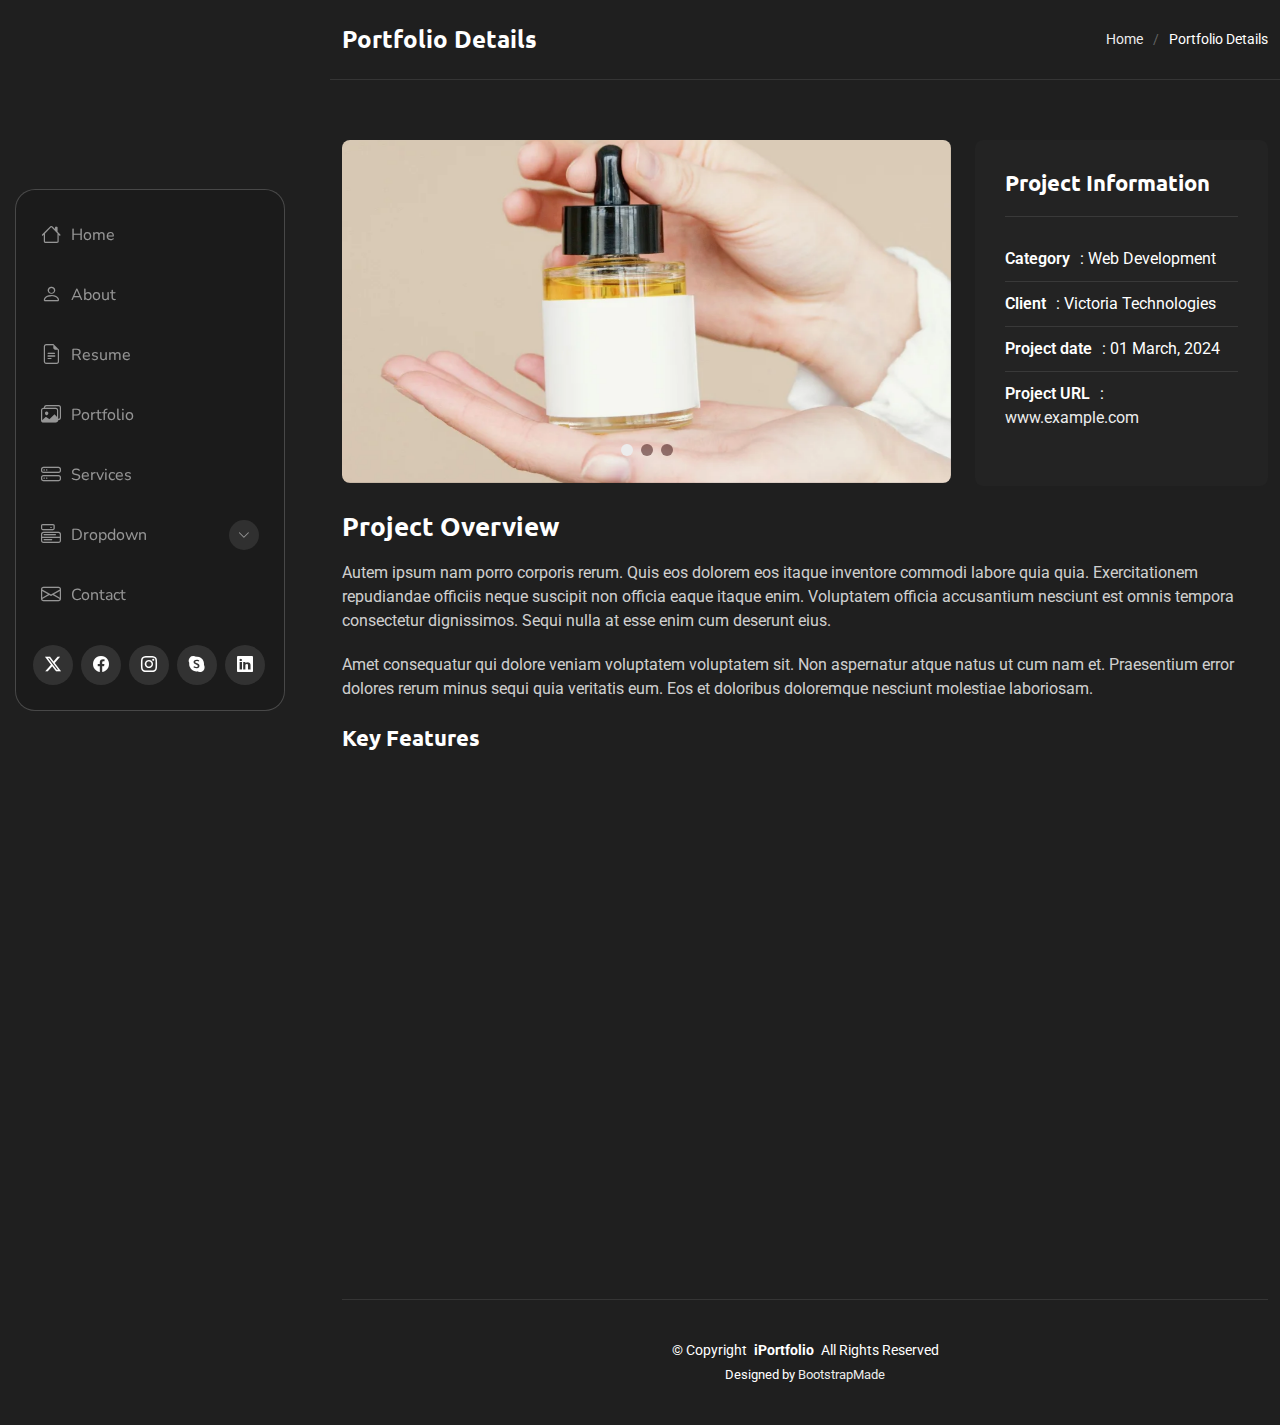
<file: portfolio-details.html>
<!DOCTYPE html>
<html lang="en">

<head>
  <meta charset="utf-8">
  <meta content="width=device-width, initial-scale=1.0" name="viewport">
  <title>Portfolio Details - SnapFolio Bootstrap Template</title>
  <meta name="description" content="">
  <meta name="keywords" content="">

  <!-- Favicons -->
  <link href="assets/img/favicon.png" rel="icon">
  <link href="assets/img/apple-touch-icon.png" rel="apple-touch-icon">

  <!-- Fonts -->
  <link href="https://fonts.googleapis.com" rel="preconnect">
  <link href="https://fonts.gstatic.com" rel="preconnect" crossorigin>
  <link href="https://fonts.googleapis.com/css2?family=Roboto:ital,wght@0,100;0,300;0,400;0,500;0,700;0,900;1,100;1,300;1,400;1,500;1,700;1,900&family=Ubuntu:ital,wght@0,300;0,400;0,500;0,700;1,300;1,400;1,500;1,700&family=Nunito:ital,wght@0,200;0,300;0,400;0,500;0,600;0,700;0,800;0,900;1,200;1,300;1,400;1,500;1,600;1,700;1,800;1,900&display=swap" rel="stylesheet">

  <!-- Vendor CSS Files -->
  <link href="assets/vendor/bootstrap/css/bootstrap.min.css" rel="stylesheet">
  <link href="assets/vendor/bootstrap-icons/bootstrap-icons.css" rel="stylesheet">
  <link href="assets/vendor/aos/aos.css" rel="stylesheet">
  <link href="assets/vendor/glightbox/css/glightbox.min.css" rel="stylesheet">
  <link href="assets/vendor/swiper/swiper-bundle.min.css" rel="stylesheet">

  <!-- Main CSS File -->
  <link href="assets/css/main.css" rel="stylesheet">

  <!-- =======================================================
  * Template Name: SnapFolio
  * Template URL: https://bootstrapmade.com/snapfolio-bootstrap-portfolio-template/
  * Updated: Jul 21 2025 with Bootstrap v5.3.7
  * Author: BootstrapMade.com
  * License: https://bootstrapmade.com/license/
  ======================================================== -->
</head>

<body class="portfolio-details-page">

  <header id="header" class="header dark-background d-flex flex-column justify-content-center">
    <i class="header-toggle d-xl-none bi bi-list"></i>

    <div class="header-container d-flex flex-column align-items-start">
      <nav id="navmenu" class="navmenu">
        <ul>
          <li><a href="#hero"><i class="bi bi-house navicon"></i>Home</a></li>
          <li><a href="#about"><i class="bi bi-person navicon"></i> About</a></li>
          <li><a href="#resume"><i class="bi bi-file-earmark-text navicon"></i> Resume</a></li>
          <li><a href="#portfolio"><i class="bi bi-images navicon"></i> Portfolio</a></li>
          <li><a href="#services"><i class="bi bi-hdd-stack navicon"></i> Services</a></li>
          <li class="dropdown"><a href="#"><i class="bi bi-menu-button navicon"></i> <span>Dropdown</span> <i class="bi bi-chevron-down toggle-dropdown"></i></a>
            <ul>
              <li><a href="#">Dropdown 1</a></li>
              <li class="dropdown"><a href="#"><span>Deep Dropdown</span> <i class="bi bi-chevron-down toggle-dropdown"></i></a>
                <ul>
                  <li><a href="#">Deep Dropdown 1</a></li>
                  <li><a href="#">Deep Dropdown 2</a></li>
                  <li><a href="#">Deep Dropdown 3</a></li>
                  <li><a href="#">Deep Dropdown 4</a></li>
                  <li><a href="#">Deep Dropdown 5</a></li>
                </ul>
              </li>
              <li><a href="#">Dropdown 2</a></li>
              <li><a href="#">Dropdown 3</a></li>
              <li><a href="#">Dropdown 4</a></li>
            </ul>
          </li>
          <li><a href="#contact"><i class="bi bi-envelope navicon"></i> Contact</a></li>
        </ul>
      </nav>

      <div class="social-links text-center">
        <a href="#" class="twitter"><i class="bi bi-twitter-x"></i></a>
        <a href="#" class="facebook"><i class="bi bi-facebook"></i></a>
        <a href="#" class="instagram"><i class="bi bi-instagram"></i></a>
        <a href="#" class="google-plus"><i class="bi bi-skype"></i></a>
        <a href="#" class="linkedin"><i class="bi bi-linkedin"></i></a>
      </div>

    </div>

  </header>

  <main class="main">

    <!-- Page Title -->
    <div class="page-title dark-background">
      <div class="container d-lg-flex justify-content-between align-items-center">
        <h1 class="mb-2 mb-lg-0">Portfolio Details</h1>
        <nav class="breadcrumbs">
          <ol>
            <li><a href="index.html">Home</a></li>
            <li class="current">Portfolio Details</li>
          </ol>
        </nav>
      </div>
    </div><!-- End Page Title -->

    <!-- Portfolio Details Section -->
    <section id="portfolio-details" class="portfolio-details section">

      <div class="container" data-aos="fade-up" data-aos-delay="100">

        <div class="row gy-4">

          <div class="col-lg-8">
            <div class="portfolio-details-slider swiper init-swiper">

              <script type="application/json" class="swiper-config">
                {
                  "loop": true,
                  "speed": 600,
                  "autoplay": {
                    "delay": 5000
                  },
                  "slidesPerView": "auto",
                  "pagination": {
                    "el": ".swiper-pagination",
                    "type": "bullets",
                    "clickable": true
                  }
                }
              </script>

              <div class="swiper-wrapper align-items-center">

                <div class="swiper-slide">
                  <img src="assets/img/portfolio/portfolio-1.webp" alt="Portfolio Image" class="img-fluid" loading="lazy">
                </div>

                <div class="swiper-slide">
                  <img src="assets/img/portfolio/portfolio-10.webp" alt="Portfolio Image" class="img-fluid" loading="lazy">
                </div>

                <div class="swiper-slide">
                  <img src="assets/img/portfolio/portfolio-7.webp" alt="Portfolio Image" class="img-fluid" loading="lazy">
                </div>

              </div>
              <div class="swiper-pagination"></div>
            </div>
          </div>

          <div class="col-lg-4">
            <div class="portfolio-info" data-aos="fade-left" data-aos-delay="200">
              <h3>Project Information</h3>
              <ul>
                <li><strong>Category</strong>: Web Development</li>
                <li><strong>Client</strong>: Victoria Technologies</li>
                <li><strong>Project date</strong>: 01 March, 2024</li>
                <li><strong>Project URL</strong>: <a href="#" target="_blank">www.example.com</a></li>
              </ul>
            </div>
          </div>

          <div class="col-lg-12">
            <div class="portfolio-description" data-aos="fade-up" data-aos-delay="300">
              <h2>Project Overview</h2>
              <p>
                Autem ipsum nam porro corporis rerum. Quis eos dolorem eos itaque inventore commodi labore quia quia. Exercitationem repudiandae officiis neque suscipit non officia eaque itaque enim. Voluptatem officia accusantium nesciunt est omnis tempora consectetur dignissimos. Sequi nulla at esse enim cum deserunt eius.
              </p>
              <p>
                Amet consequatur qui dolore veniam voluptatem voluptatem sit. Non aspernatur atque natus ut cum nam et. Praesentium error dolores rerum minus sequi quia veritatis eum. Eos et doloribus doloremque nesciunt molestiae laboriosam.
              </p>

              <div class="features mt-4">
                <h3>Key Features</h3>
                <div class="row gy-3">
                  <div class="col-md-6">
                    <div class="feature-item" data-aos="fade-up" data-aos-delay="400">
                      <i class="bi bi-check-circle-fill"></i>
                      <h4>Responsive Design</h4>
                      <p>Voluptatum deleniti atque corrupti quos dolores et quas molestias excepturi sint occaecati cupiditate non provident</p>
                    </div>
                  </div>

                  <div class="col-md-6">
                    <div class="feature-item" data-aos="fade-up" data-aos-delay="500">
                      <i class="bi bi-shield-check"></i>
                      <h4>Advanced Security</h4>
                      <p>Minim veniam, quis nostrud exercitation ullamco laboris nisi ut aliquip ex ea commodo consequat tarad limino ata</p>
                    </div>
                  </div>

                  <div class="col-md-6">
                    <div class="feature-item" data-aos="fade-up" data-aos-delay="600">
                      <i class="bi bi-graph-up"></i>
                      <h4>Performance Optimization</h4>
                      <p>Duis aute irure dolor in reprehenderit in voluptate velit esse cillum dolore eu fugiat nulla pariatur</p>
                    </div>
                  </div>

                  <div class="col-md-6">
                    <div class="feature-item" data-aos="fade-up" data-aos-delay="700">
                      <i class="bi bi-gear"></i>
                      <h4>Easy Integration</h4>
                      <p>Excepteur sint occaecat cupidatat non proident, sunt in culpa qui officia deserunt mollit anim id est laborum</p>
                    </div>
                  </div>
                </div>
              </div>
            </div>
          </div>

        </div>

      </div>

    </section><!-- /Portfolio Details Section -->

  </main>

  <footer id="footer" class="footer position-relative">

    <div class="container">
      <div class="copyright text-center ">
        <p>© <span>Copyright</span> <strong class="px-1 sitename">iPortfolio</strong> <span>All Rights Reserved</span></p>
      </div>
      <div class="credits">
        <!-- All the links in the footer should remain intact. -->
        <!-- You can delete the links only if you've purchased the pro version. -->
        <!-- Licensing information: https://bootstrapmade.com/license/ -->
        <!-- Purchase the pro version with working PHP/AJAX contact form: [buy-url] -->
        Designed by <a href="https://bootstrapmade.com/">BootstrapMade</a>
      </div>
    </div>

  </footer>

  <!-- Scroll Top -->
  <a href="#" id="scroll-top" class="scroll-top d-flex align-items-center justify-content-center"><i class="bi bi-arrow-up-short"></i></a>

  <!-- Preloader -->
  <div id="preloader"></div>

  <!-- Vendor JS Files -->
  <script src="assets/vendor/bootstrap/js/bootstrap.bundle.min.js"></script>
  <script src="assets/vendor/php-email-form/validate.js"></script>
  <script src="assets/vendor/aos/aos.js"></script>
  <script src="assets/vendor/typed.js/typed.umd.js"></script>
  <script src="assets/vendor/purecounter/purecounter_vanilla.js"></script>
  <script src="assets/vendor/waypoints/noframework.waypoints.js"></script>
  <script src="assets/vendor/isotope-layout/isotope.pkgd.min.js"></script>
  <script src="assets/vendor/imagesloaded/imagesloaded.pkgd.min.js"></script>
  <script src="assets/vendor/glightbox/js/glightbox.min.js"></script>
  <script src="assets/vendor/swiper/swiper-bundle.min.js"></script>

  <!-- Main JS File -->
  <script src="assets/js/main.js"></script>

</body>

</html>
</file>
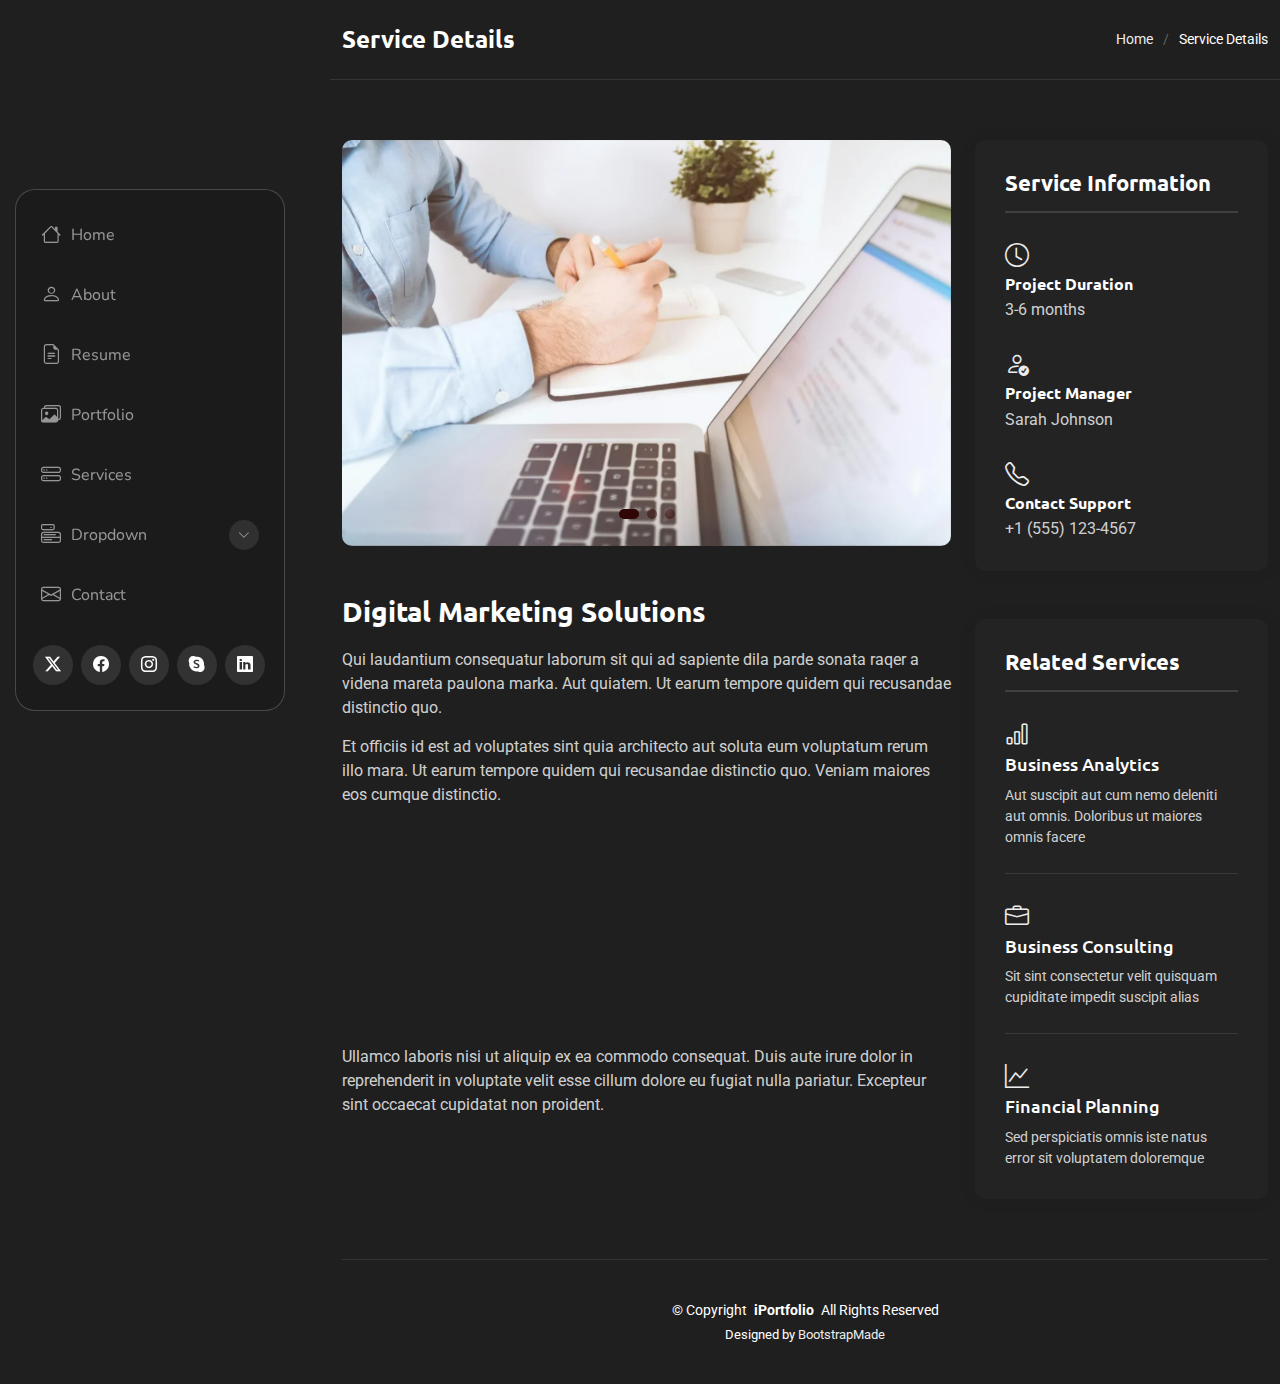
<file: service-details.html>
<!DOCTYPE html>
<html lang="en">

<head>
  <meta charset="utf-8">
  <meta content="width=device-width, initial-scale=1.0" name="viewport">
  <title>Service Details - SnapFolio Bootstrap Template</title>
  <meta name="description" content="">
  <meta name="keywords" content="">

  <!-- Favicons -->
  <link href="assets/img/favicon.png" rel="icon">
  <link href="assets/img/apple-touch-icon.png" rel="apple-touch-icon">

  <!-- Fonts -->
  <link href="https://fonts.googleapis.com" rel="preconnect">
  <link href="https://fonts.gstatic.com" rel="preconnect" crossorigin>
  <link href="https://fonts.googleapis.com/css2?family=Roboto:ital,wght@0,100;0,300;0,400;0,500;0,700;0,900;1,100;1,300;1,400;1,500;1,700;1,900&family=Ubuntu:ital,wght@0,300;0,400;0,500;0,700;1,300;1,400;1,500;1,700&family=Nunito:ital,wght@0,200;0,300;0,400;0,500;0,600;0,700;0,800;0,900;1,200;1,300;1,400;1,500;1,600;1,700;1,800;1,900&display=swap" rel="stylesheet">

  <!-- Vendor CSS Files -->
  <link href="assets/vendor/bootstrap/css/bootstrap.min.css" rel="stylesheet">
  <link href="assets/vendor/bootstrap-icons/bootstrap-icons.css" rel="stylesheet">
  <link href="assets/vendor/aos/aos.css" rel="stylesheet">
  <link href="assets/vendor/glightbox/css/glightbox.min.css" rel="stylesheet">
  <link href="assets/vendor/swiper/swiper-bundle.min.css" rel="stylesheet">

  <!-- Main CSS File -->
  <link href="assets/css/main.css" rel="stylesheet">

  <!-- =======================================================
  * Template Name: SnapFolio
  * Template URL: https://bootstrapmade.com/snapfolio-bootstrap-portfolio-template/
  * Updated: Jul 21 2025 with Bootstrap v5.3.7
  * Author: BootstrapMade.com
  * License: https://bootstrapmade.com/license/
  ======================================================== -->
</head>

<body class="service-details-page">

  <header id="header" class="header dark-background d-flex flex-column justify-content-center">
    <i class="header-toggle d-xl-none bi bi-list"></i>

    <div class="header-container d-flex flex-column align-items-start">
      <nav id="navmenu" class="navmenu">
        <ul>
          <li><a href="#hero"><i class="bi bi-house navicon"></i>Home</a></li>
          <li><a href="#about"><i class="bi bi-person navicon"></i> About</a></li>
          <li><a href="#resume"><i class="bi bi-file-earmark-text navicon"></i> Resume</a></li>
          <li><a href="#portfolio"><i class="bi bi-images navicon"></i> Portfolio</a></li>
          <li><a href="#services"><i class="bi bi-hdd-stack navicon"></i> Services</a></li>
          <li class="dropdown"><a href="#"><i class="bi bi-menu-button navicon"></i> <span>Dropdown</span> <i class="bi bi-chevron-down toggle-dropdown"></i></a>
            <ul>
              <li><a href="#">Dropdown 1</a></li>
              <li class="dropdown"><a href="#"><span>Deep Dropdown</span> <i class="bi bi-chevron-down toggle-dropdown"></i></a>
                <ul>
                  <li><a href="#">Deep Dropdown 1</a></li>
                  <li><a href="#">Deep Dropdown 2</a></li>
                  <li><a href="#">Deep Dropdown 3</a></li>
                  <li><a href="#">Deep Dropdown 4</a></li>
                  <li><a href="#">Deep Dropdown 5</a></li>
                </ul>
              </li>
              <li><a href="#">Dropdown 2</a></li>
              <li><a href="#">Dropdown 3</a></li>
              <li><a href="#">Dropdown 4</a></li>
            </ul>
          </li>
          <li><a href="#contact"><i class="bi bi-envelope navicon"></i> Contact</a></li>
        </ul>
      </nav>

      <div class="social-links text-center">
        <a href="#" class="twitter"><i class="bi bi-twitter-x"></i></a>
        <a href="#" class="facebook"><i class="bi bi-facebook"></i></a>
        <a href="#" class="instagram"><i class="bi bi-instagram"></i></a>
        <a href="#" class="google-plus"><i class="bi bi-skype"></i></a>
        <a href="#" class="linkedin"><i class="bi bi-linkedin"></i></a>
      </div>

    </div>

  </header>

  <main class="main">

    <!-- Page Title -->
    <div class="page-title dark-background">
      <div class="container d-lg-flex justify-content-between align-items-center">
        <h1 class="mb-2 mb-lg-0">Service Details</h1>
        <nav class="breadcrumbs">
          <ol>
            <li><a href="index.html">Home</a></li>
            <li class="current">Service Details</li>
          </ol>
        </nav>
      </div>
    </div><!-- End Page Title -->

    <!-- Service Details Section -->
    <section id="service-details" class="service-details section">

      <div class="container" data-aos="fade-up" data-aos-delay="100">

        <div class="row gy-4">

          <div class="col-lg-8">
            <div class="service-details-slider swiper init-swiper">
              <script type="application/json" class="swiper-config">
                {
                  "loop": true,
                  "speed": 600,
                  "autoplay": {
                    "delay": 5000
                  },
                  "slidesPerView": 1,
                  "pagination": {
                    "el": ".swiper-pagination",
                    "type": "bullets",
                    "clickable": true
                  }
                }
              </script>
              <div class="swiper-wrapper align-items-center">
                <div class="swiper-slide">
                  <img src="assets/img/services/services-1.webp" alt="" class="img-fluid" loading="lazy">
                </div>
                <div class="swiper-slide">
                  <img src="assets/img/services/services-2.webp" alt="" class="img-fluid" loading="lazy">
                </div>
                <div class="swiper-slide">
                  <img src="assets/img/services/services-3.webp" alt="" class="img-fluid" loading="lazy">
                </div>
              </div>
              <div class="swiper-pagination"></div>
            </div>

            <div class="content mt-5">
              <h3>Digital Marketing Solutions</h3>
              <p>
                Qui laudantium consequatur laborum sit qui ad sapiente dila parde sonata raqer a videna mareta paulona marka. Aut quiatem. Ut earum tempore quidem qui recusandae distinctio quo.
              </p>
              <p>
                Et officiis id est ad voluptates sint quia architecto aut soluta eum voluptatum rerum illo mara. Ut earum tempore quidem qui recusandae distinctio quo. Veniam maiores eos cumque distinctio.
              </p>

              <div class="features mt-4">
                <div class="row gy-4">
                  <div class="col-md-6" data-aos="fade-up" data-aos-delay="100">
                    <div class="feature-box d-flex align-items-center">
                      <i class="bi bi-check"></i>
                      <h4>Search Engine Optimization</h4>
                    </div>
                  </div>
                  <div class="col-md-6" data-aos="fade-up" data-aos-delay="200">
                    <div class="feature-box d-flex align-items-center">
                      <i class="bi bi-check"></i>
                      <h4>Social Media Marketing</h4>
                    </div>
                  </div>
                  <div class="col-md-6" data-aos="fade-up" data-aos-delay="300">
                    <div class="feature-box d-flex align-items-center">
                      <i class="bi bi-check"></i>
                      <h4>Content Marketing Strategy</h4>
                    </div>
                  </div>
                  <div class="col-md-6" data-aos="fade-up" data-aos-delay="400">
                    <div class="feature-box d-flex align-items-center">
                      <i class="bi bi-check"></i>
                      <h4>Email Marketing Campaigns</h4>
                    </div>
                  </div>
                </div>
              </div>

              <p class="mt-4">
                Ullamco laboris nisi ut aliquip ex ea commodo consequat. Duis aute irure dolor in reprehenderit in voluptate velit esse cillum dolore eu fugiat nulla pariatur. Excepteur sint occaecat cupidatat non proident.
              </p>
            </div>
          </div>

          <div class="col-lg-4">
            <div class="service-info">
              <h4>Service Information</h4>
              <div class="info-item">
                <i class="bi bi-clock"></i>
                <h5>Project Duration</h5>
                <p>3-6 months</p>
              </div>
              <div class="info-item">
                <i class="bi bi-person-check"></i>
                <h5>Project Manager</h5>
                <p>Sarah Johnson</p>
              </div>
              <div class="info-item">
                <i class="bi bi-telephone"></i>
                <h5>Contact Support</h5>
                <p>+1 (555) 123-4567</p>
              </div>
            </div>

            <div class="related-services mt-5">
              <h4>Related Services</h4>
              <div class="service-item">
                <i class="bi bi-bar-chart"></i>
                <h5><a href="#">Business Analytics</a></h5>
                <p>Aut suscipit aut cum nemo deleniti aut omnis. Doloribus ut maiores omnis facere</p>
              </div>
              <div class="service-item">
                <i class="bi bi-briefcase"></i>
                <h5><a href="#">Business Consulting</a></h5>
                <p>Sit sint consectetur velit quisquam cupiditate impedit suscipit alias</p>
              </div>
              <div class="service-item">
                <i class="bi bi-graph-up"></i>
                <h5><a href="#">Financial Planning</a></h5>
                <p>Sed perspiciatis omnis iste natus error sit voluptatem doloremque</p>
              </div>
            </div>
          </div>

        </div>

      </div>

    </section><!-- /Service Details Section -->

  </main>

  <footer id="footer" class="footer position-relative">

    <div class="container">
      <div class="copyright text-center ">
        <p>© <span>Copyright</span> <strong class="px-1 sitename">iPortfolio</strong> <span>All Rights Reserved</span></p>
      </div>
      <div class="credits">
        <!-- All the links in the footer should remain intact. -->
        <!-- You can delete the links only if you've purchased the pro version. -->
        <!-- Licensing information: https://bootstrapmade.com/license/ -->
        <!-- Purchase the pro version with working PHP/AJAX contact form: [buy-url] -->
        Designed by <a href="https://bootstrapmade.com/">BootstrapMade</a>
      </div>
    </div>

  </footer>

  <!-- Scroll Top -->
  <a href="#" id="scroll-top" class="scroll-top d-flex align-items-center justify-content-center"><i class="bi bi-arrow-up-short"></i></a>

  <!-- Preloader -->
  <div id="preloader"></div>

  <!-- Vendor JS Files -->
  <script src="assets/vendor/bootstrap/js/bootstrap.bundle.min.js"></script>
  <script src="assets/vendor/php-email-form/validate.js"></script>
  <script src="assets/vendor/aos/aos.js"></script>
  <script src="assets/vendor/typed.js/typed.umd.js"></script>
  <script src="assets/vendor/purecounter/purecounter_vanilla.js"></script>
  <script src="assets/vendor/waypoints/noframework.waypoints.js"></script>
  <script src="assets/vendor/isotope-layout/isotope.pkgd.min.js"></script>
  <script src="assets/vendor/imagesloaded/imagesloaded.pkgd.min.js"></script>
  <script src="assets/vendor/glightbox/js/glightbox.min.js"></script>
  <script src="assets/vendor/swiper/swiper-bundle.min.js"></script>

  <!-- Main JS File -->
  <script src="assets/js/main.js"></script>

</body>

</html>
</file>
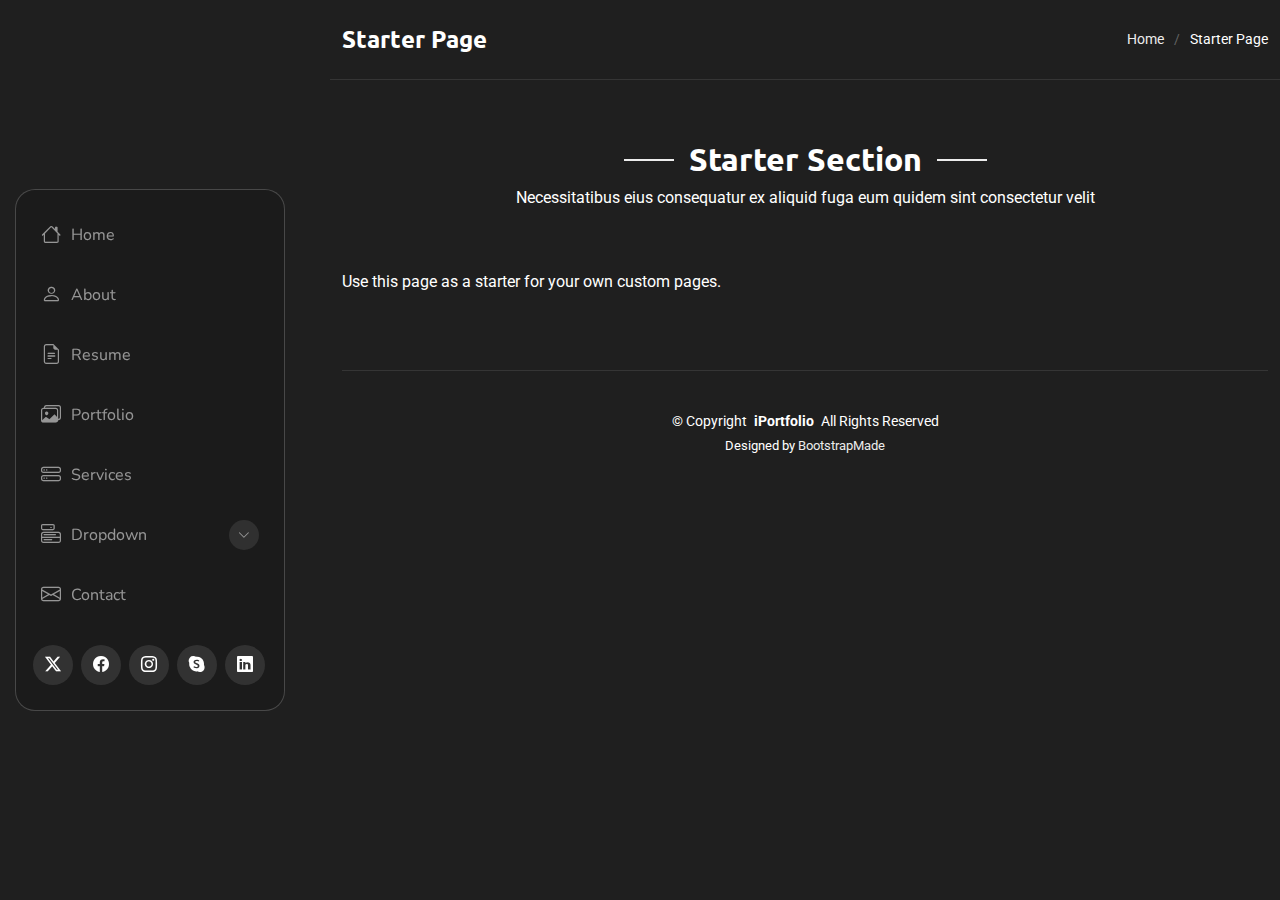
<file: starter-page.html>
<!DOCTYPE html>
<html lang="en">

<head>
  <meta charset="utf-8">
  <meta content="width=device-width, initial-scale=1.0" name="viewport">
  <title>Starter Page - SnapFolio Bootstrap Template</title>
  <meta name="description" content="">
  <meta name="keywords" content="">

  <!-- Favicons -->
  <link href="assets/img/favicon.png" rel="icon">
  <link href="assets/img/apple-touch-icon.png" rel="apple-touch-icon">

  <!-- Fonts -->
  <link href="https://fonts.googleapis.com" rel="preconnect">
  <link href="https://fonts.gstatic.com" rel="preconnect" crossorigin>
  <link href="https://fonts.googleapis.com/css2?family=Roboto:ital,wght@0,100;0,300;0,400;0,500;0,700;0,900;1,100;1,300;1,400;1,500;1,700;1,900&family=Ubuntu:ital,wght@0,300;0,400;0,500;0,700;1,300;1,400;1,500;1,700&family=Nunito:ital,wght@0,200;0,300;0,400;0,500;0,600;0,700;0,800;0,900;1,200;1,300;1,400;1,500;1,600;1,700;1,800;1,900&display=swap" rel="stylesheet">

  <!-- Vendor CSS Files -->
  <link href="assets/vendor/bootstrap/css/bootstrap.min.css" rel="stylesheet">
  <link href="assets/vendor/bootstrap-icons/bootstrap-icons.css" rel="stylesheet">
  <link href="assets/vendor/aos/aos.css" rel="stylesheet">
  <link href="assets/vendor/glightbox/css/glightbox.min.css" rel="stylesheet">
  <link href="assets/vendor/swiper/swiper-bundle.min.css" rel="stylesheet">

  <!-- Main CSS File -->
  <link href="assets/css/main.css" rel="stylesheet">

  <!-- =======================================================
  * Template Name: SnapFolio
  * Template URL: https://bootstrapmade.com/snapfolio-bootstrap-portfolio-template/
  * Updated: Jul 21 2025 with Bootstrap v5.3.7
  * Author: BootstrapMade.com
  * License: https://bootstrapmade.com/license/
  ======================================================== -->
</head>

<body class="starter-page-page">

  <header id="header" class="header dark-background d-flex flex-column justify-content-center">
    <i class="header-toggle d-xl-none bi bi-list"></i>

    <div class="header-container d-flex flex-column align-items-start">
      <nav id="navmenu" class="navmenu">
        <ul>
          <li><a href="#hero"><i class="bi bi-house navicon"></i>Home</a></li>
          <li><a href="#about"><i class="bi bi-person navicon"></i> About</a></li>
          <li><a href="#resume"><i class="bi bi-file-earmark-text navicon"></i> Resume</a></li>
          <li><a href="#portfolio"><i class="bi bi-images navicon"></i> Portfolio</a></li>
          <li><a href="#services"><i class="bi bi-hdd-stack navicon"></i> Services</a></li>
          <li class="dropdown"><a href="#"><i class="bi bi-menu-button navicon"></i> <span>Dropdown</span> <i class="bi bi-chevron-down toggle-dropdown"></i></a>
            <ul>
              <li><a href="#">Dropdown 1</a></li>
              <li class="dropdown"><a href="#"><span>Deep Dropdown</span> <i class="bi bi-chevron-down toggle-dropdown"></i></a>
                <ul>
                  <li><a href="#">Deep Dropdown 1</a></li>
                  <li><a href="#">Deep Dropdown 2</a></li>
                  <li><a href="#">Deep Dropdown 3</a></li>
                  <li><a href="#">Deep Dropdown 4</a></li>
                  <li><a href="#">Deep Dropdown 5</a></li>
                </ul>
              </li>
              <li><a href="#">Dropdown 2</a></li>
              <li><a href="#">Dropdown 3</a></li>
              <li><a href="#">Dropdown 4</a></li>
            </ul>
          </li>
          <li><a href="#contact"><i class="bi bi-envelope navicon"></i> Contact</a></li>
        </ul>
      </nav>

      <div class="social-links text-center">
        <a href="#" class="twitter"><i class="bi bi-twitter-x"></i></a>
        <a href="#" class="facebook"><i class="bi bi-facebook"></i></a>
        <a href="#" class="instagram"><i class="bi bi-instagram"></i></a>
        <a href="#" class="google-plus"><i class="bi bi-skype"></i></a>
        <a href="#" class="linkedin"><i class="bi bi-linkedin"></i></a>
      </div>

    </div>

  </header>

  <main class="main">

    <!-- Page Title -->
    <div class="page-title dark-background">
      <div class="container d-lg-flex justify-content-between align-items-center">
        <h1 class="mb-2 mb-lg-0">Starter Page</h1>
        <nav class="breadcrumbs">
          <ol>
            <li><a href="index.html">Home</a></li>
            <li class="current">Starter Page</li>
          </ol>
        </nav>
      </div>
    </div><!-- End Page Title -->

    <!-- Starter Section Section -->
    <section id="starter-section" class="starter-section section">

      <!-- Section Title -->
      <div class="container section-title" data-aos="fade-up">
        <h2>Starter Section</h2>
        <p>Necessitatibus eius consequatur ex aliquid fuga eum quidem sint consectetur velit</p>
      </div><!-- End Section Title -->

      <div class="container" data-aos="fade-up">
        <p>Use this page as a starter for your own custom pages.</p>
      </div>

    </section><!-- /Starter Section Section -->

  </main>

  <footer id="footer" class="footer position-relative">

    <div class="container">
      <div class="copyright text-center ">
        <p>© <span>Copyright</span> <strong class="px-1 sitename">iPortfolio</strong> <span>All Rights Reserved</span></p>
      </div>
      <div class="credits">
        <!-- All the links in the footer should remain intact. -->
        <!-- You can delete the links only if you've purchased the pro version. -->
        <!-- Licensing information: https://bootstrapmade.com/license/ -->
        <!-- Purchase the pro version with working PHP/AJAX contact form: [buy-url] -->
        Designed by <a href="https://bootstrapmade.com/">BootstrapMade</a>
      </div>
    </div>

  </footer>

  <!-- Scroll Top -->
  <a href="#" id="scroll-top" class="scroll-top d-flex align-items-center justify-content-center"><i class="bi bi-arrow-up-short"></i></a>

  <!-- Preloader -->
  <div id="preloader"></div>

  <!-- Vendor JS Files -->
  <script src="assets/vendor/bootstrap/js/bootstrap.bundle.min.js"></script>
  <script src="assets/vendor/php-email-form/validate.js"></script>
  <script src="assets/vendor/aos/aos.js"></script>
  <script src="assets/vendor/typed.js/typed.umd.js"></script>
  <script src="assets/vendor/purecounter/purecounter_vanilla.js"></script>
  <script src="assets/vendor/waypoints/noframework.waypoints.js"></script>
  <script src="assets/vendor/isotope-layout/isotope.pkgd.min.js"></script>
  <script src="assets/vendor/imagesloaded/imagesloaded.pkgd.min.js"></script>
  <script src="assets/vendor/glightbox/js/glightbox.min.js"></script>
  <script src="assets/vendor/swiper/swiper-bundle.min.js"></script>

  <!-- Main JS File -->
  <script src="assets/js/main.js"></script>

</body>

</html>
</file>
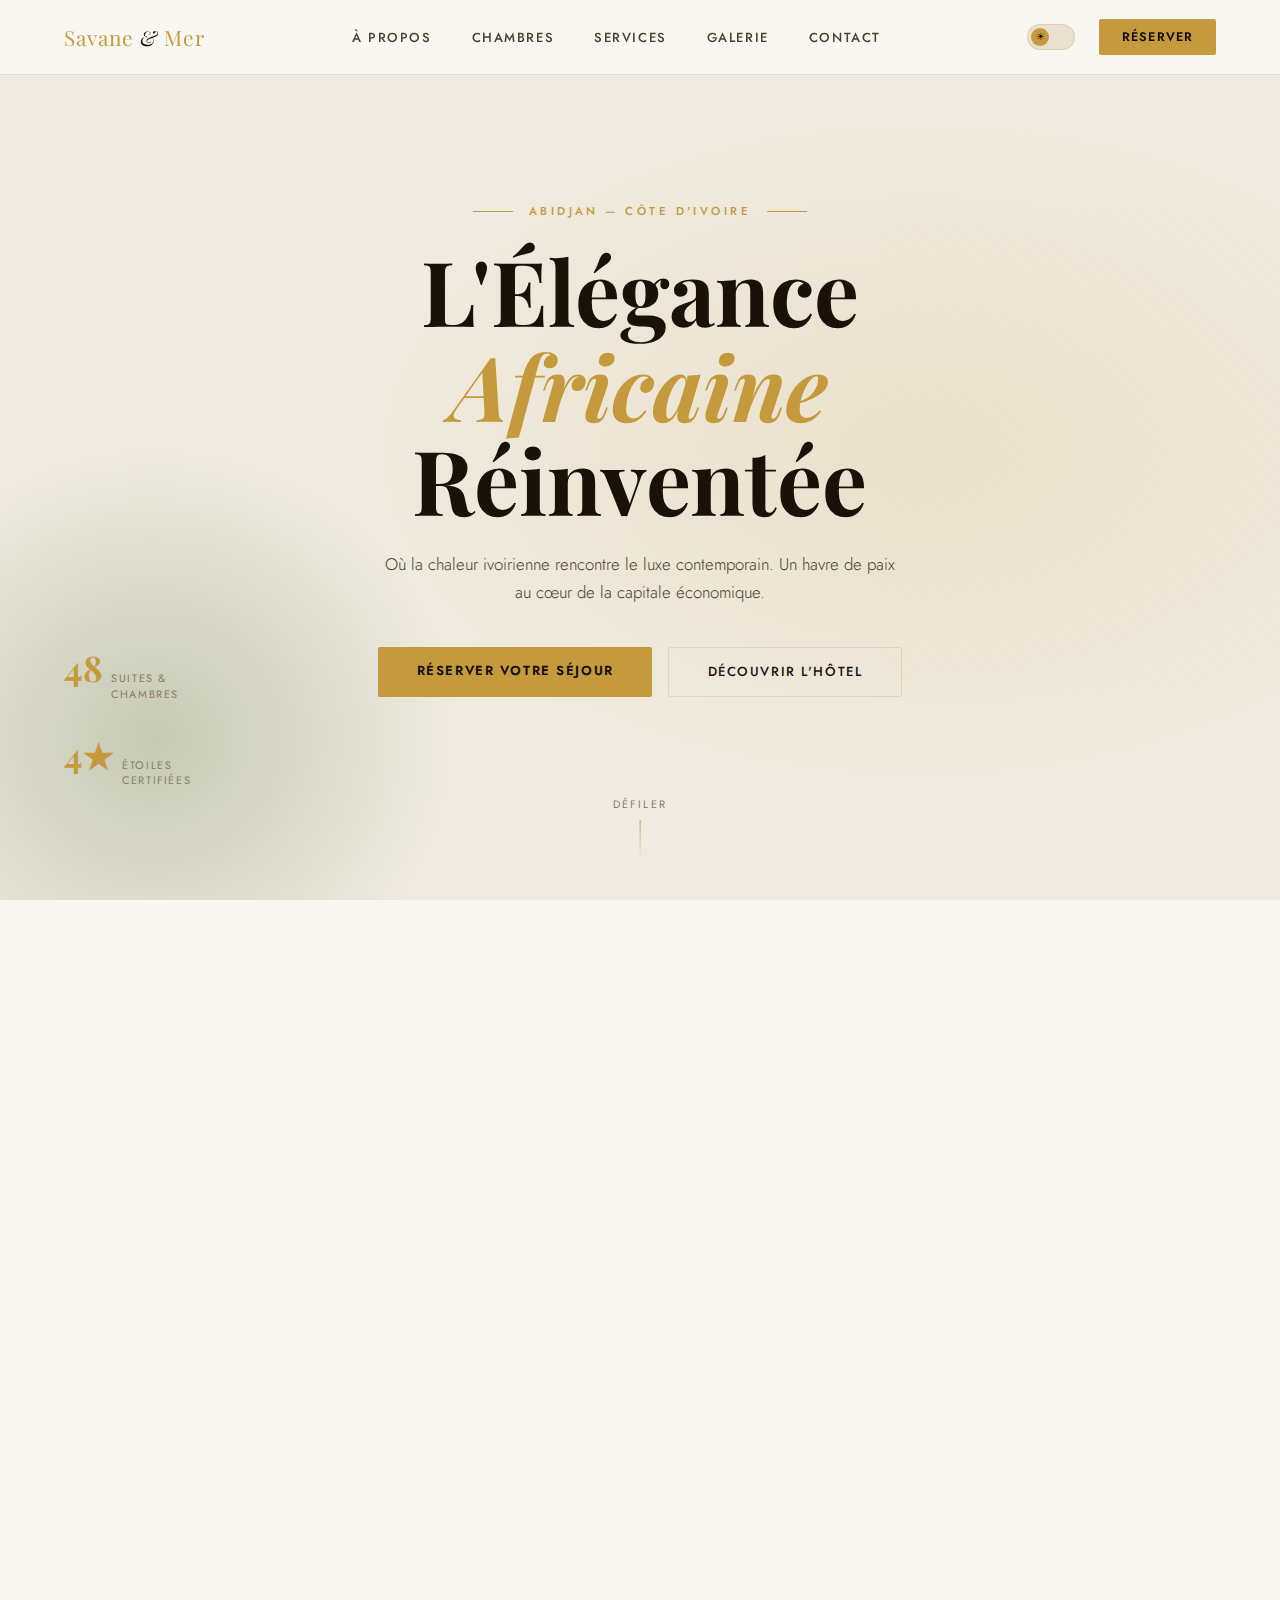
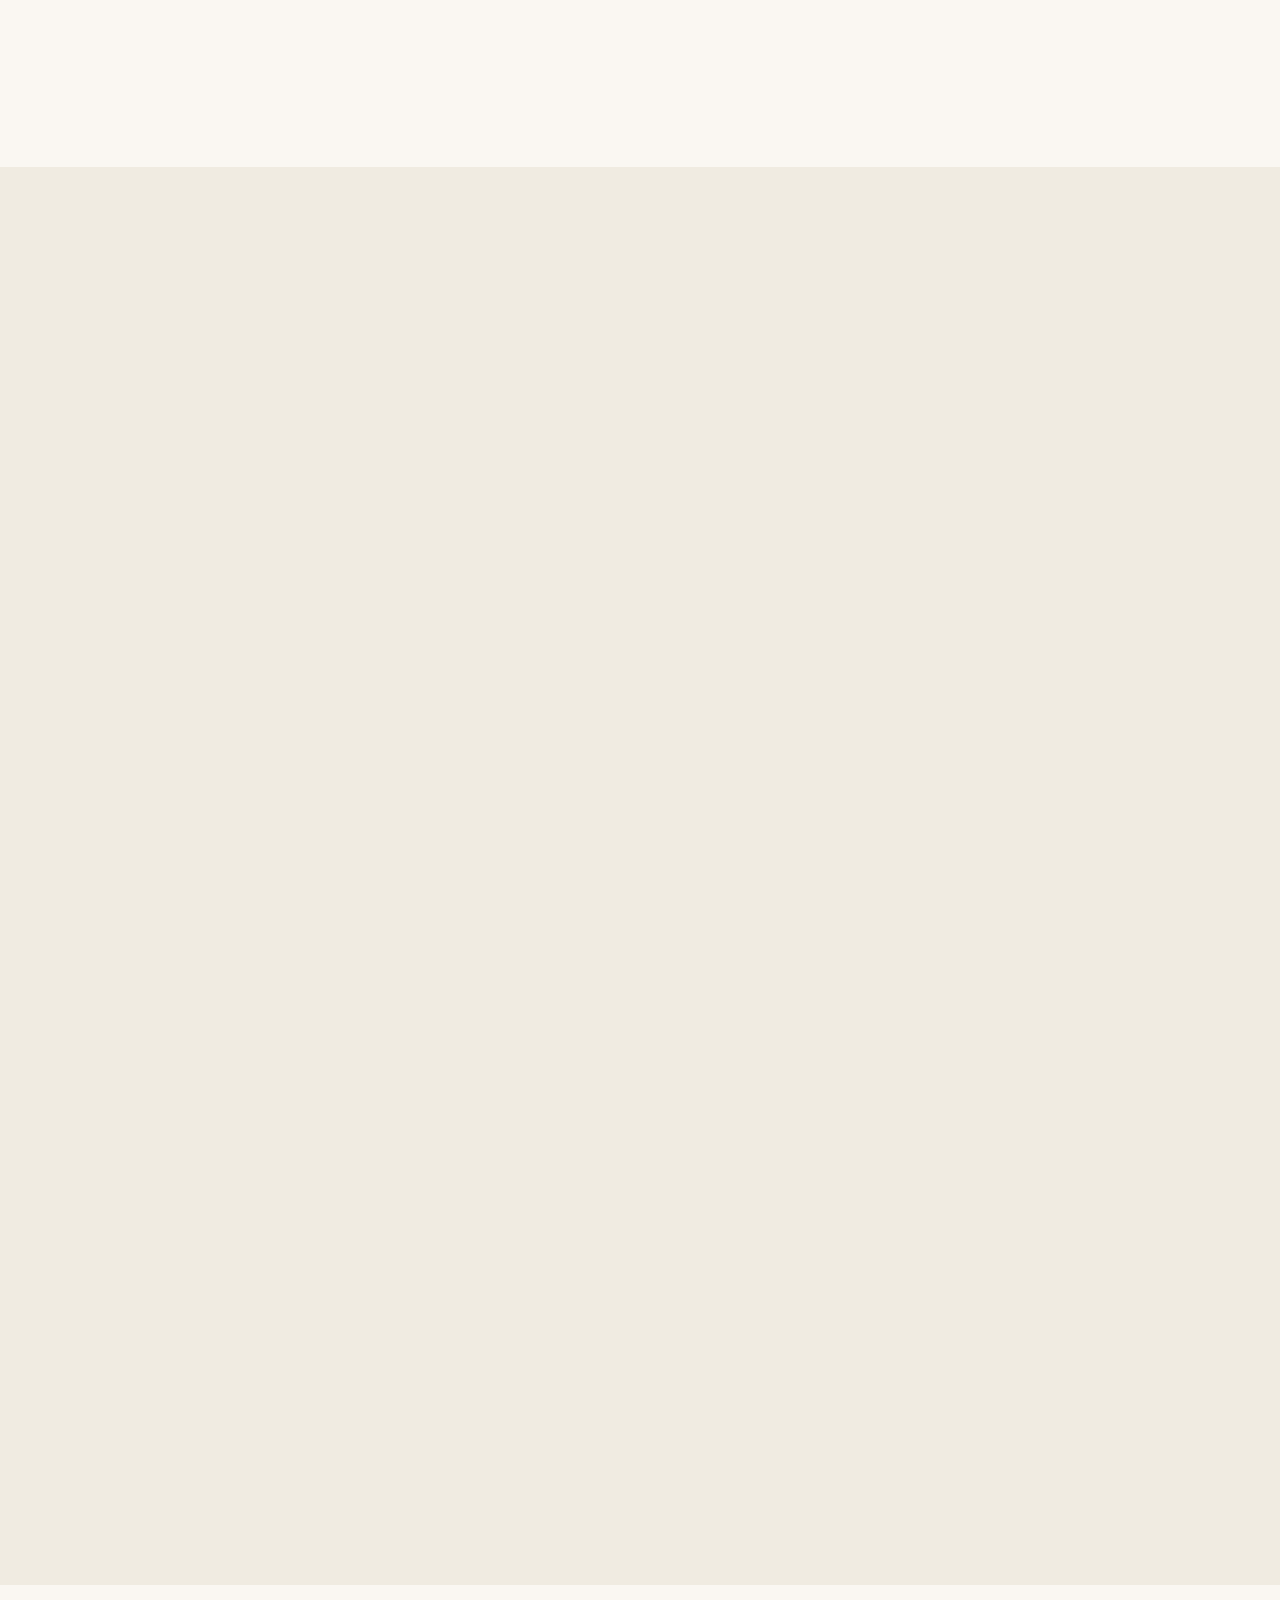
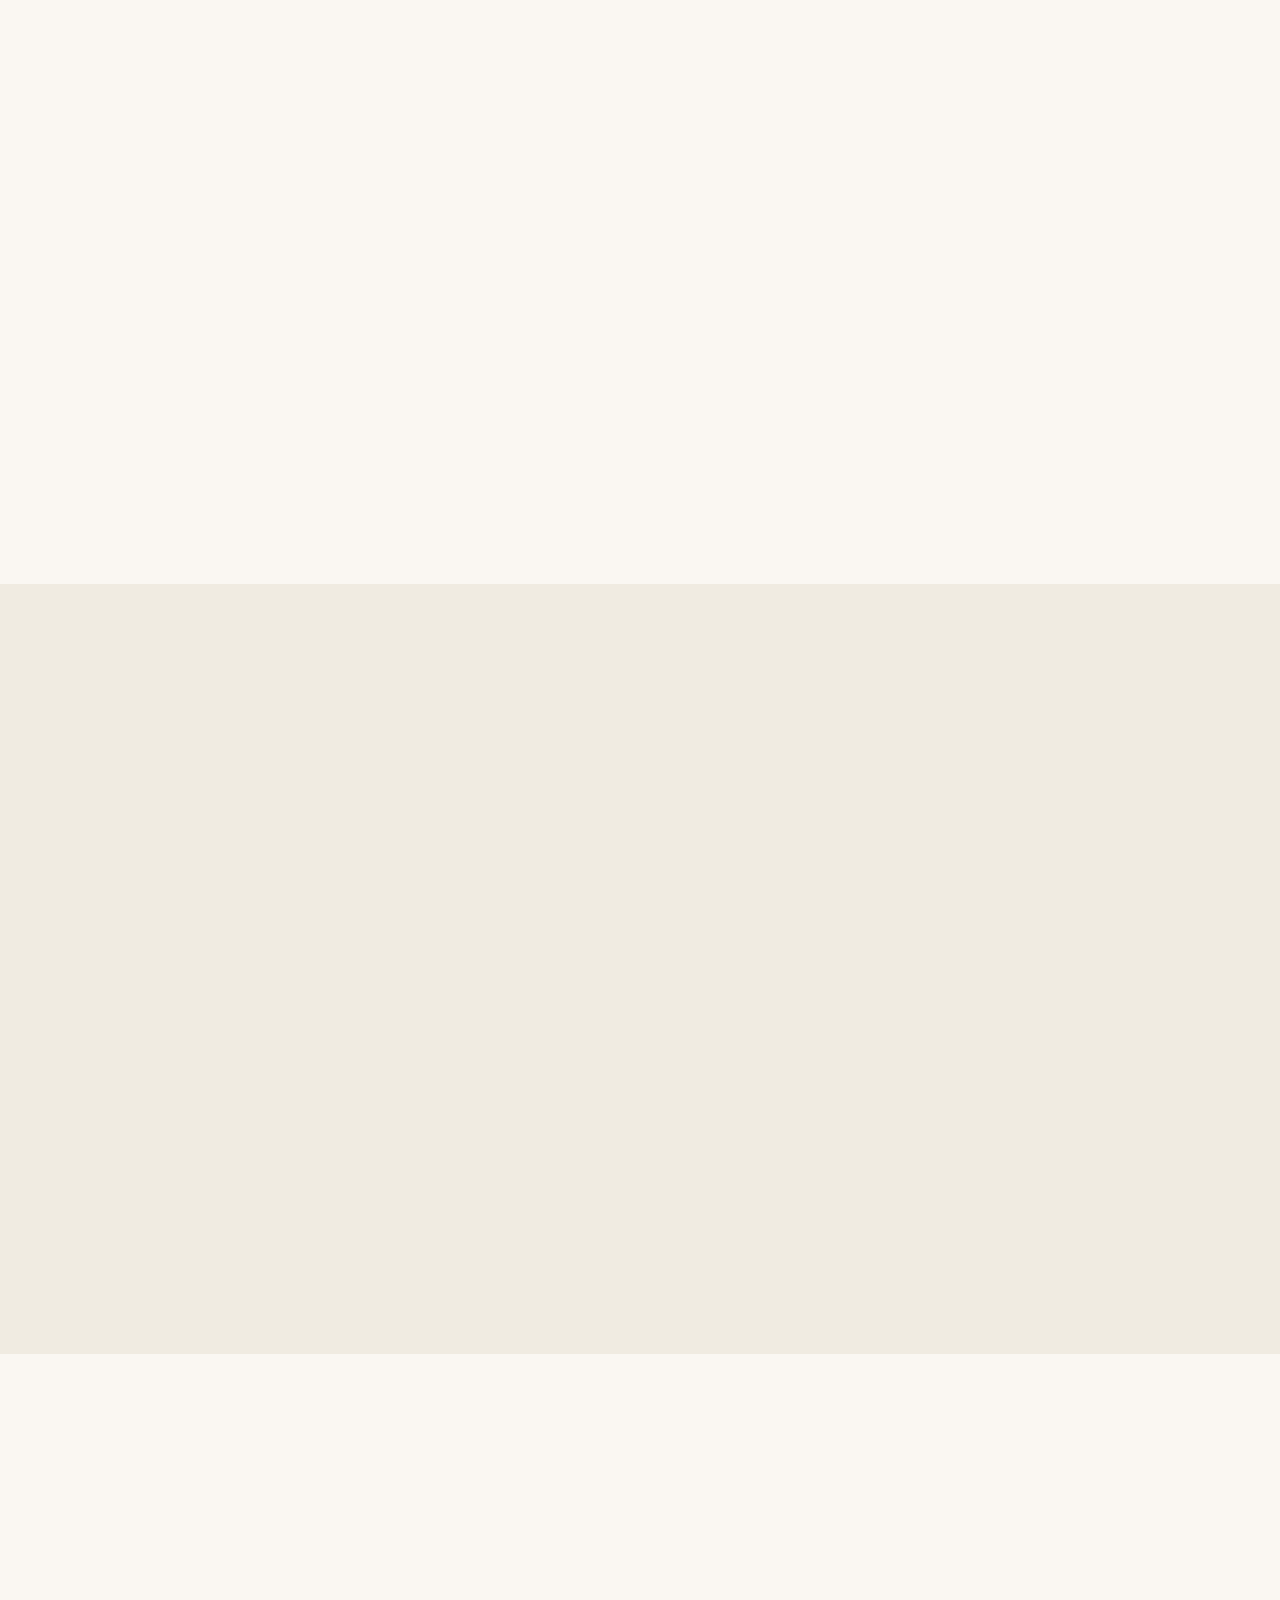
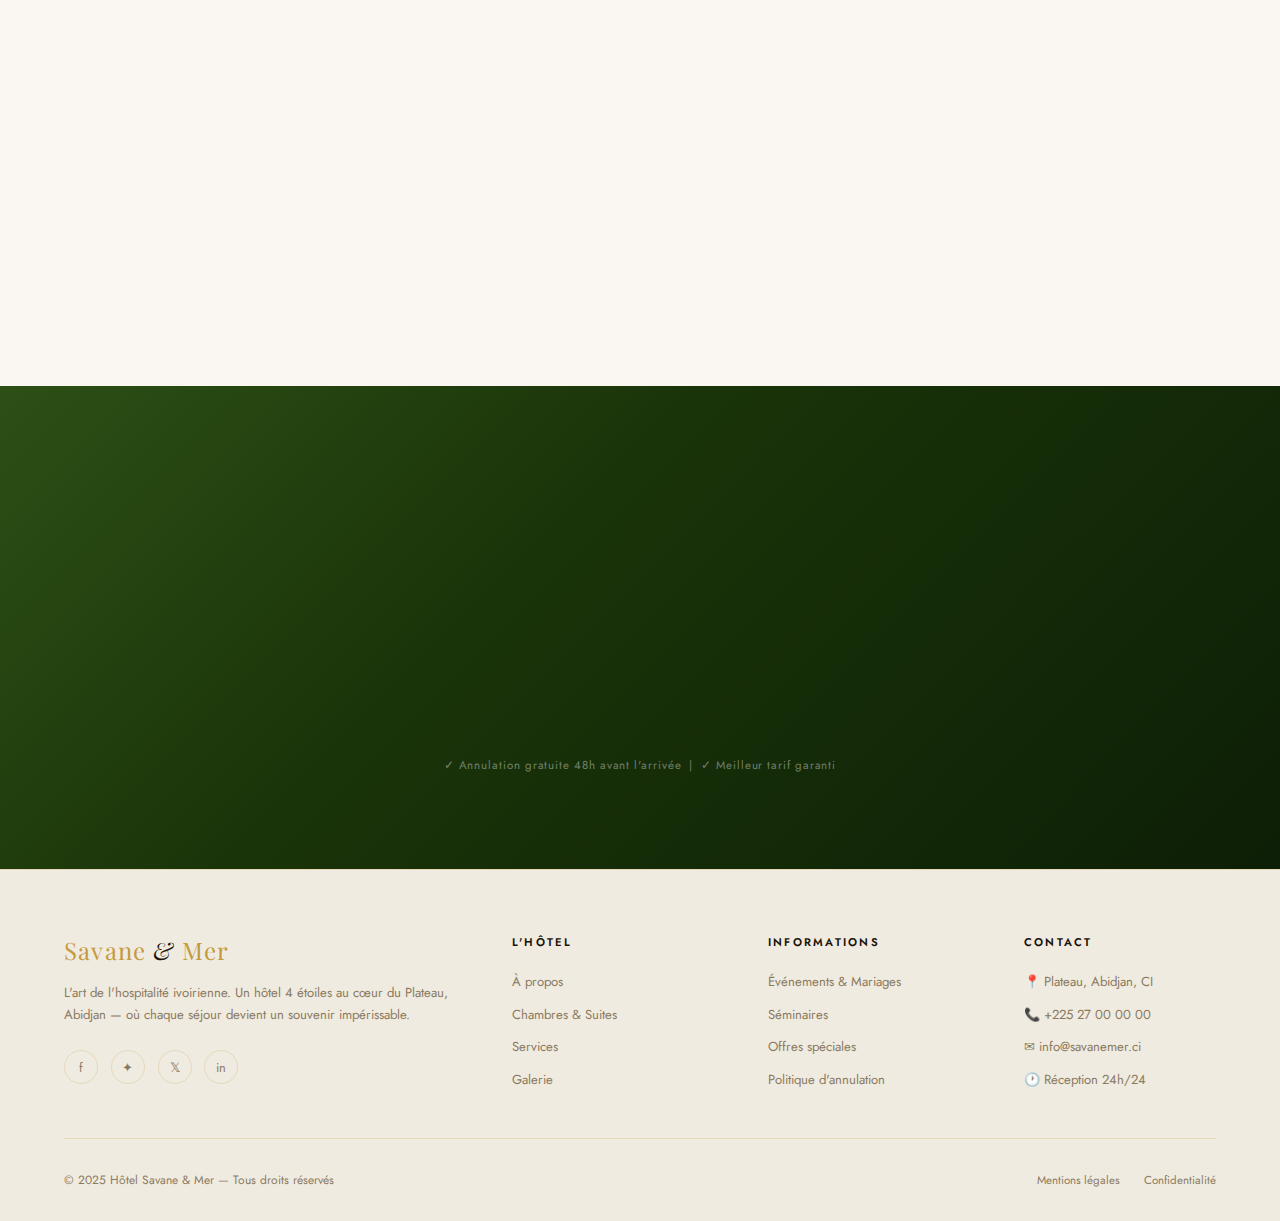
<file: hotels/hotel-cote-divoire.html>
<!DOCTYPE html>
<html lang="fr" data-theme="light">
<head>
<meta charset="UTF-8">
<meta name="viewport" content="width=device-width, initial-scale=1.0">
<title>Hôtel Savane & Mer — Abidjan, Côte d'Ivoire</title>
<link rel="preconnect" href="https://fonts.googleapis.com">
<link href="https://fonts.googleapis.com/css2?family=Playfair+Display:ital,wght@0,400;0,700;1,400&family=Jost:wght@300;400;500;600&display=swap" rel="stylesheet">
<style>
  *, *::before, *::after { margin: 0; padding: 0; box-sizing: border-box; }

  :root {
    --gold: #C49A3C;
    --gold-light: #E8C46A;
    --green: #2D5016;
    --green-mid: #4A7C2E;
    --bg: #FAF7F2;
    --bg2: #F0EBE1;
    --bg3: #E8E0D0;
    --text: #1A1208;
    --text2: #4A3F2A;
    --text3: #8A7A60;
    --card-bg: #FFFFFF;
    --nav-bg: rgba(250, 247, 242, 0.92);
    --border: rgba(196, 154, 60, 0.25);
    --shadow: rgba(26, 18, 8, 0.08);
  }

  [data-theme="dark"] {
    --bg: #0D0C09;
    --bg2: #161410;
    --bg3: #1E1B14;
    --text: #F5F0E8;
    --text2: #C8BBAA;
    --text3: #7A6E5C;
    --card-bg: #1A1810;
    --nav-bg: rgba(13, 12, 9, 0.94);
    --border: rgba(196, 154, 60, 0.2);
    --shadow: rgba(0, 0, 0, 0.4);
  }

  html { scroll-behavior: smooth; }

  body {
    font-family: 'Jost', sans-serif;
    background: var(--bg);
    color: var(--text);
    transition: background 0.4s ease, color 0.4s ease;
    overflow-x: hidden;
  }

  /* ─── NAV ─── */
  nav {
    position: fixed; top: 0; left: 0; right: 0; z-index: 100;
    display: flex; align-items: center; justify-content: space-between;
    padding: 1.2rem 4rem;
    background: var(--nav-bg);
    backdrop-filter: blur(16px);
    border-bottom: 1px solid var(--border);
    transition: all 0.4s;
  }

  .nav-logo {
    font-family: 'Playfair Display', serif;
    font-size: 1.3rem;
    color: var(--gold);
    letter-spacing: 0.05em;
    text-decoration: none;
  }
  .nav-logo span { font-style: italic; color: var(--text); }

  .nav-links {
    display: flex; gap: 2.5rem; list-style: none;
  }
  .nav-links a {
    text-decoration: none; color: var(--text2);
    font-size: 0.82rem; font-weight: 500; letter-spacing: 0.12em; text-transform: uppercase;
    transition: color 0.3s; position: relative;
  }
  .nav-links a::after {
    content: ''; position: absolute; bottom: -3px; left: 0; right: 0; height: 1px;
    background: var(--gold); transform: scaleX(0); transition: transform 0.3s;
  }
  .nav-links a:hover { color: var(--gold); }
  .nav-links a:hover::after { transform: scaleX(1); }

  .nav-right { display: flex; align-items: center; gap: 1.5rem; }

  .theme-toggle {
    width: 48px; height: 26px; border-radius: 13px;
    background: var(--bg3); border: 1px solid var(--border);
    cursor: pointer; position: relative; transition: background 0.3s;
    flex-shrink: 0; display: flex; align-items: center;
  }
  .theme-toggle-knob {
    position: absolute; top: 3px; left: 3px;
    width: 18px; height: 18px; border-radius: 50%;
    background: var(--gold); transition: transform 0.35s cubic-bezier(.4,0,.2,1);
    display: flex; align-items: center; justify-content: center;
    font-size: 0.6rem; color: #0D0C09;
  }
  [data-theme="dark"] .theme-toggle-knob { transform: translateX(22px); }

  .theme-toggle-icons {
    width: 100%; display: flex; justify-content: space-between;
    padding: 0 5px; font-size: 0.55rem; pointer-events: none;
    color: var(--text3);
  }

  .btn-reserve {
    background: var(--gold); color: #0D0C09;
    padding: 0.55rem 1.4rem; border-radius: 2px;
    font-size: 0.78rem; font-weight: 600; letter-spacing: 0.1em; text-transform: uppercase;
    text-decoration: none; transition: all 0.3s; border: none; cursor: pointer;
  }
  .btn-reserve:hover { background: var(--gold-light); transform: translateY(-1px); }

  .hamburger { display: none; flex-direction: column; gap: 5px; cursor: pointer; padding: 4px; background: none; border: none; }
  .hamburger span { display: block; width: 24px; height: 2px; background: var(--text); transition: all 0.3s; }

  /* ─── HERO ─── */
  .hero {
    min-height: 100vh;
    display: flex; flex-direction: column; align-items: center; justify-content: center;
    position: relative; overflow: hidden; background: var(--bg2);
  }

  .hero-bg {
    position: absolute; inset: 0;
    background:
      radial-gradient(ellipse 70% 60% at 72% 50%, rgba(196,154,60,0.13) 0%, transparent 70%),
      radial-gradient(ellipse 40% 55% at 12% 82%, rgba(45,80,22,0.22) 0%, transparent 60%);
  }
  [data-theme="dark"] .hero-bg {
    background:
      radial-gradient(ellipse 70% 60% at 72% 50%, rgba(196,154,60,0.09) 0%, transparent 70%),
      radial-gradient(ellipse 40% 55% at 12% 82%, rgba(45,80,22,0.38) 0%, transparent 60%);
  }

  .hero-pattern {
    position: absolute; right: -80px; top: 50%; transform: translateY(-50%);
    width: 480px; height: 480px; opacity: 0.045;
    background-image: repeating-linear-gradient(45deg, var(--gold) 0, var(--gold) 1px, transparent 0, transparent 50%);
    background-size: 20px 20px; pointer-events: none;
  }

  .hero-content {
    position: relative; z-index: 2;
    text-align: center; max-width: 820px; padding: 0 2rem;
  }

  .hero-eyebrow {
    font-size: 0.72rem; letter-spacing: 0.3em; text-transform: uppercase;
    color: var(--gold); font-weight: 500; margin-bottom: 1.5rem;
    display: flex; align-items: center; justify-content: center; gap: 1rem;
  }
  .hero-eyebrow::before, .hero-eyebrow::after {
    content: ''; display: block; width: 40px; height: 1px; background: var(--gold);
  }

  .hero h1 {
    font-family: 'Playfair Display', serif;
    font-size: clamp(2.8rem, 7vw, 5.8rem);
    line-height: 1.05; margin-bottom: 1.5rem; color: var(--text);
  }
  .hero h1 em { font-style: italic; color: var(--gold); }

  .hero-subtitle {
    font-size: 1.05rem; font-weight: 300; color: var(--text2);
    line-height: 1.7; max-width: 520px; margin: 0 auto 2.5rem;
  }

  .hero-cta { display: flex; gap: 1rem; justify-content: center; flex-wrap: wrap; }

  .btn-primary {
    background: var(--gold); color: #0D0C09;
    padding: 0.9rem 2.4rem; border-radius: 2px;
    font-size: 0.82rem; font-weight: 600; letter-spacing: 0.12em; text-transform: uppercase;
    text-decoration: none; transition: all 0.3s; display: inline-block;
  }
  .btn-primary:hover { background: var(--gold-light); transform: translateY(-2px); box-shadow: 0 8px 24px rgba(196,154,60,0.3); }

  .btn-outline {
    border: 1px solid var(--border); color: var(--text);
    padding: 0.9rem 2.4rem; border-radius: 2px;
    font-size: 0.82rem; font-weight: 500; letter-spacing: 0.12em; text-transform: uppercase;
    text-decoration: none; transition: all 0.3s; display: inline-block;
  }
  .btn-outline:hover { border-color: var(--gold); color: var(--gold); transform: translateY(-2px); }

  .hero-scroll {
    position: absolute; bottom: 2.5rem; left: 50%; transform: translateX(-50%);
    display: flex; flex-direction: column; align-items: center; gap: 0.5rem;
    color: var(--text3); font-size: 0.68rem; letter-spacing: 0.22em; text-transform: uppercase;
    animation: bounce 2s infinite;
  }
  .hero-scroll::after { content: ''; width: 1px; height: 40px; background: linear-gradient(to bottom, var(--gold), transparent); }

  @keyframes bounce {
    0%, 100% { transform: translateX(-50%) translateY(0); }
    50% { transform: translateX(-50%) translateY(7px); }
  }

  .hero-stats {
    position: absolute; left: 4rem; bottom: 7rem;
    display: flex; flex-direction: column; gap: 1.8rem;
  }
  .stat { display: flex; align-items: baseline; gap: 0.5rem; }
  .stat-num { font-family: 'Playfair Display', serif; font-size: 2.2rem; color: var(--gold); font-weight: 700; }
  .stat-label { font-size: 0.68rem; letter-spacing: 0.15em; text-transform: uppercase; color: var(--text3); line-height: 1.4; }

  /* ─── SECTIONS ─── */
  section { padding: 6rem 4rem; }

  .section-tag {
    font-size: 0.7rem; letter-spacing: 0.3em; text-transform: uppercase;
    color: var(--gold); font-weight: 500; margin-bottom: 1rem;
    display: flex; align-items: center; gap: 0.8rem;
  }
  .section-tag::before { content: ''; width: 24px; height: 1px; background: var(--gold); }

  .section-title {
    font-family: 'Playfair Display', serif;
    font-size: clamp(1.8rem, 4vw, 3rem);
    line-height: 1.15; margin-bottom: 1.2rem; color: var(--text);
  }
  .section-title em { font-style: italic; color: var(--gold); }
  .section-desc { font-size: 1rem; color: var(--text2); line-height: 1.75; max-width: 520px; font-weight: 300; }

  /* ─── ABOUT ─── */
  .about {
    display: grid; grid-template-columns: 1fr 1fr; gap: 6rem; align-items: center;
    max-width: 1200px; margin: 0 auto;
  }
  .about-visual { position: relative; height: 560px; }
  .about-img-main {
    position: absolute; right: 0; top: 0; width: 80%; height: 80%;
    background: linear-gradient(135deg, var(--green) 0%, #1A3409 50%, #5C3D10 100%);
    border-radius: 2px; overflow: hidden;
    display: flex; align-items: center; justify-content: center;
  }
  .about-img-main svg { opacity: 0.25; }
  .about-img-accent {
    position: absolute; left: 0; bottom: 0; width: 55%; height: 45%;
    background: var(--bg3); border: 1px solid var(--border);
    border-radius: 2px; z-index: 2;
    display: flex; align-items: center; justify-content: center;
    font-family: 'Playfair Display', serif; font-size: 0.95rem; font-style: italic;
    color: var(--text3); text-align: center; padding: 1.5rem; line-height: 1.6;
  }
  .about-img-frame {
    position: absolute; right: -20px; bottom: 60px;
    width: 30px; height: 200px;
    border-right: 1px solid var(--gold); border-bottom: 1px solid var(--gold); opacity: 0.35;
  }
  .about-features { display: flex; flex-direction: column; gap: 1.2rem; margin-top: 2.5rem; }
  .feature-item {
    display: flex; gap: 1rem; align-items: flex-start; padding: 1.2rem;
    background: var(--card-bg); border: 1px solid var(--border); border-radius: 2px;
    transition: border-color 0.3s, transform 0.3s;
  }
  .feature-item:hover { border-color: var(--gold); transform: translateX(4px); }
  .feature-icon {
    width: 38px; height: 38px; flex-shrink: 0;
    background: rgba(196,154,60,0.1); border-radius: 50%;
    display: flex; align-items: center; justify-content: center; font-size: 1.1rem;
  }
  .feature-text h4 { font-size: 0.85rem; font-weight: 600; margin-bottom: 0.3rem; color: var(--text); }
  .feature-text p { font-size: 0.8rem; color: var(--text3); line-height: 1.5; }

  /* ─── CHAMBRES ─── */
  #chambres { background: var(--bg2); }
  .chambres-header {
    max-width: 1200px; margin: 0 auto 4rem;
    display: flex; justify-content: space-between; align-items: flex-end; flex-wrap: wrap; gap: 1rem;
  }
  .rooms-grid {
    display: grid; grid-template-columns: repeat(3, 1fr); gap: 1.5px;
    max-width: 1200px; margin: 0 auto;
  }
  .room-card { background: var(--card-bg); position: relative; overflow: hidden; cursor: pointer; transition: transform 0.4s; }
  .room-card:hover { transform: scale(0.99); }
  .room-card.featured { grid-column: span 2; }

  .room-visual { height: 320px; display: flex; align-items: center; justify-content: center; position: relative; overflow: hidden; }
  .room-card.featured .room-visual { height: 420px; }
  .room-visual-bg { position: absolute; inset: 0; transition: transform 0.6s ease; }
  .room-card:hover .room-visual-bg { transform: scale(1.05); }
  .r1 .room-visual-bg { background: linear-gradient(135deg, #1A3409 0%, #2D5016 40%, #C49A3C 100%); }
  .r2 .room-visual-bg { background: linear-gradient(135deg, #0D1F30 0%, #1B3A5C 50%, #C49A3C 100%); }
  .r3 .room-visual-bg { background: linear-gradient(160deg, #2A1F0D 0%, #5C3D1E 50%, #8C6A3C 100%); }

  .room-badge {
    position: absolute; top: 1rem; left: 1rem;
    background: var(--gold); color: #0D0C09;
    font-size: 0.62rem; font-weight: 700; letter-spacing: 0.15em; text-transform: uppercase;
    padding: 0.3rem 0.7rem; border-radius: 1px;
  }
  .room-price-float {
    position: absolute; bottom: 1rem; right: 1rem;
    background: var(--card-bg); color: var(--text);
    padding: 0.6rem 1rem; text-align: right; border-left: 2px solid var(--gold);
  }
  .price-from { font-size: 0.6rem; color: var(--text3); text-transform: uppercase; letter-spacing: 0.1em; }
  .price-num { font-family: 'Playfair Display', serif; font-size: 1.3rem; color: var(--gold); font-weight: 700; }
  .price-night { font-size: 0.6rem; color: var(--text3); }
  .room-info { padding: 1.8rem; }
  .room-info h3 { font-family: 'Playfair Display', serif; font-size: 1.3rem; margin-bottom: 0.5rem; color: var(--text); }
  .room-info p { font-size: 0.82rem; color: var(--text2); line-height: 1.6; margin-bottom: 1rem; }
  .room-amenities { display: flex; gap: 1.2rem; flex-wrap: wrap; }
  .amenity { font-size: 0.72rem; color: var(--text3); display: flex; align-items: center; gap: 0.4rem; }

  /* ─── SERVICES ─── */
  .services-inner { max-width: 1200px; margin: 0 auto; }
  .services-grid {
    display: grid; grid-template-columns: repeat(4, 1fr); gap: 1px;
    background: var(--border); margin-top: 4rem;
  }
  .service-card { background: var(--bg); padding: 2.5rem 2rem; transition: background 0.3s; text-align: center; }
  .service-card:hover { background: var(--card-bg); }
  .service-icon {
    width: 56px; height: 56px; margin: 0 auto 1.5rem;
    border: 1px solid var(--border); border-radius: 50%;
    display: flex; align-items: center; justify-content: center; font-size: 1.5rem;
    transition: border-color 0.3s, background 0.3s;
  }
  .service-card:hover .service-icon { border-color: var(--gold); background: rgba(196,154,60,0.08); }
  .service-card h4 { font-family: 'Playfair Display', serif; font-size: 1.05rem; margin-bottom: 0.6rem; color: var(--text); }
  .service-card p { font-size: 0.8rem; color: var(--text3); line-height: 1.65; }

  /* ─── GALERIE ─── */
  #galerie { background: var(--bg2); }
  .galerie-inner { max-width: 1200px; margin: 0 auto; }
  .gallery-grid {
    display: grid; grid-template-columns: repeat(4, 1fr); grid-template-rows: repeat(2, 220px);
    gap: 1.5px; margin-top: 3rem;
  }
  .gallery-item { overflow: hidden; cursor: pointer; position: relative; }
  .gallery-item:nth-child(1) { grid-column: span 2; }
  .gallery-item:nth-child(4) { grid-row: span 2; }
  .gallery-bg { width: 100%; height: 100%; transition: transform 0.5s ease; }
  .gallery-item:hover .gallery-bg { transform: scale(1.08); }
  .g1 .gallery-bg { background: linear-gradient(145deg, #1A3409 0%, #4A7C2E 60%, #C49A3C 100%); }
  .g2 .gallery-bg { background: linear-gradient(145deg, #0D1F30 0%, #2D5080 100%); }
  .g3 .gallery-bg { background: linear-gradient(145deg, #2A1005 0%, #8B4513 100%); }
  .g4 .gallery-bg { background: linear-gradient(145deg, #1A1A0D 0%, #3D3D1A 50%, #C49A3C 100%); }
  .g5 .gallery-bg { background: linear-gradient(145deg, #0A1A0A 0%, #2D5016 70%, #6A8A40 100%); }
  .gallery-overlay {
    position: absolute; inset: 0; background: rgba(0,0,0,0);
    display: flex; align-items: center; justify-content: center; transition: background 0.3s;
  }
  .gallery-item:hover .gallery-overlay { background: rgba(196,154,60,0.15); }

  /* ─── TÉMOIGNAGES ─── */
  .testimonials-inner { max-width: 1200px; margin: 0 auto; }
  .testimonials-header { text-align: center; margin-bottom: 4rem; }
  .testimonials-header .section-tag { justify-content: center; }
  .testimonials-header .section-tag::before { display: none; }
  .testimonials-header .section-tag::after { content: ''; width: 24px; height: 1px; background: var(--gold); }
  .testimonials-grid { display: grid; grid-template-columns: repeat(3, 1fr); gap: 1.5rem; }
  .testimonial-card {
    background: var(--card-bg); padding: 2rem; border: 1px solid var(--border); border-radius: 2px;
    transition: border-color 0.3s, transform 0.3s;
  }
  .testimonial-card:hover { border-color: var(--gold); transform: translateY(-4px); }
  .quote-mark { font-family: 'Playfair Display', serif; font-size: 5rem; line-height: 0.5; color: var(--gold); opacity: 0.22; margin-bottom: 1.5rem; display: block; }
  .testimonial-text { font-size: 0.88rem; color: var(--text2); line-height: 1.75; font-style: italic; margin-bottom: 1.5rem; }
  .testimonial-author { display: flex; align-items: center; gap: 1rem; }
  .author-avatar {
    width: 40px; height: 40px; border-radius: 50%;
    background: linear-gradient(135deg, var(--gold), var(--green-mid));
    display: flex; align-items: center; justify-content: center;
    font-family: 'Playfair Display', serif; font-weight: 700; color: white; font-size: 0.9rem;
  }
  .author-name { font-weight: 600; font-size: 0.82rem; color: var(--text); }
  .author-origin { font-size: 0.72rem; color: var(--text3); }
  .stars { color: var(--gold); font-size: 0.7rem; letter-spacing: 2px; margin-bottom: 0.3rem; }

  /* ─── RÉSERVATION ─── */
  #reservation {
    background: linear-gradient(135deg, var(--green) 0%, #1A3409 40%, #0D1F06 100%);
    color: white; text-align: center;
  }
  #reservation .section-tag { color: var(--gold-light); justify-content: center; }
  #reservation .section-tag::before { background: var(--gold-light); }
  #reservation .section-title { color: white; }
  .booking-form {
    max-width: 820px; margin: 3rem auto 0;
    display: grid; grid-template-columns: 1fr 1fr 1fr auto; gap: 1px;
    background: rgba(255,255,255,0.1);
  }
  .form-field { background: rgba(255,255,255,0.06); padding: 1.2rem 1.5rem; transition: background 0.3s; }
  .form-field:hover, .form-field:focus-within { background: rgba(255,255,255,0.12); }
  .form-label { font-size: 0.62rem; letter-spacing: 0.2em; text-transform: uppercase; color: rgba(255,255,255,0.5); margin-bottom: 0.4rem; display: block; }
  .form-field input, .form-field select {
    background: none; border: none; outline: none;
    color: white; font-family: 'Jost', sans-serif; font-size: 0.9rem; font-weight: 500; width: 100%; cursor: pointer;
  }
  .form-field input::placeholder { color: rgba(255,255,255,0.4); }
  .form-field select option { background: #1A3409; color: white; }
  .btn-book {
    background: var(--gold); color: #0D0C09; border: none; padding: 0 2.5rem;
    font-family: 'Jost', sans-serif; font-size: 0.8rem; font-weight: 700;
    letter-spacing: 0.15em; text-transform: uppercase; cursor: pointer; transition: background 0.3s;
  }
  .btn-book:hover { background: var(--gold-light); }

  /* ─── FOOTER ─── */
  footer { background: var(--bg2); border-top: 1px solid var(--border); padding: 4rem 4rem 2rem; }
  .footer-grid {
    max-width: 1200px; margin: 0 auto;
    display: grid; grid-template-columns: 2fr 1fr 1fr 1fr; gap: 4rem; margin-bottom: 3rem;
  }
  .footer-brand .nav-logo { font-size: 1.5rem; display: block; margin-bottom: 1rem; text-decoration: none; }
  .footer-desc { font-size: 0.82rem; color: var(--text3); line-height: 1.7; margin-bottom: 1.5rem; }
  .footer-social { display: flex; gap: 0.8rem; }
  .social-btn {
    width: 34px; height: 34px; border: 1px solid var(--border); border-radius: 50%;
    display: flex; align-items: center; justify-content: center;
    font-size: 0.8rem; color: var(--text3); text-decoration: none;
    transition: border-color 0.3s, color 0.3s;
  }
  .social-btn:hover { border-color: var(--gold); color: var(--gold); }
  .footer-col h5 { font-size: 0.7rem; letter-spacing: 0.2em; text-transform: uppercase; color: var(--text); font-weight: 600; margin-bottom: 1.2rem; }
  .footer-col ul { list-style: none; display: flex; flex-direction: column; gap: 0.6rem; }
  .footer-col ul li a { text-decoration: none; color: var(--text3); font-size: 0.82rem; transition: color 0.3s; }
  .footer-col ul li a:hover { color: var(--gold); }
  .footer-bottom {
    max-width: 1200px; margin: 0 auto; padding-top: 2rem; border-top: 1px solid var(--border);
    display: flex; justify-content: space-between; align-items: center; flex-wrap: wrap; gap: 1rem;
  }
  .footer-copy { font-size: 0.75rem; color: var(--text3); }

  /* ─── ANIMATIONS ─── */
  .reveal { opacity: 0; transform: translateY(28px); transition: opacity 0.7s ease, transform 0.7s ease; }
  .reveal.visible { opacity: 1; transform: translateY(0); }

  /* ─── RESPONSIVE ─── */
  @media (max-width: 1024px) {
    nav { padding: 1rem 2rem; }
    section { padding: 5rem 2rem; }
    .about { grid-template-columns: 1fr; gap: 3rem; }
    .about-visual { height: 380px; }
    .services-grid { grid-template-columns: repeat(2, 1fr); }
    .footer-grid { grid-template-columns: 1fr 1fr; gap: 2.5rem; }
    .booking-form { grid-template-columns: 1fr 1fr; }
    .btn-book { padding: 1.2rem; grid-column: span 2; }
    .hero-stats { display: none; }
  }

  @media (max-width: 768px) {
    .nav-links {
      display: none; position: absolute; top: 100%; left: 0; right: 0;
      background: var(--nav-bg); padding: 1.5rem 2rem; flex-direction: column; gap: 1.2rem;
      border-bottom: 1px solid var(--border); backdrop-filter: blur(16px);
    }
    .nav-links.open { display: flex; }
    .hamburger { display: flex; }
    .rooms-grid { grid-template-columns: 1fr; }
    .room-card.featured { grid-column: span 1; }
    .gallery-grid { grid-template-columns: 1fr 1fr; }
    .gallery-item:nth-child(1) { grid-column: span 2; }
    .gallery-item:nth-child(4) { grid-row: span 1; }
    .testimonials-grid { grid-template-columns: 1fr; }
    .booking-form { grid-template-columns: 1fr; }
    .btn-book { grid-column: span 1; padding: 1.2rem; }
    .footer-grid { grid-template-columns: 1fr; gap: 2rem; }
    footer { padding: 3rem 2rem 2rem; }
  }

  @media (max-width: 480px) {
    .services-grid { grid-template-columns: 1fr; }
    .gallery-grid { grid-template-columns: 1fr; grid-template-rows: auto; }
    .gallery-item { height: 200px; }
    .gallery-item:nth-child(1) { grid-column: span 1; }
    .hero-cta { flex-direction: column; align-items: center; }
  }
</style>
</head>
<body>

<!-- NAVIGATION -->
<nav>
  <a href="#" class="nav-logo">Savane <span>&</span> Mer</a>
  <ul class="nav-links" id="navLinks">
    <li><a href="#a-propos">À propos</a></li>
    <li><a href="#chambres">Chambres</a></li>
    <li><a href="#services">Services</a></li>
    <li><a href="#galerie">Galerie</a></li>
    <li><a href="#contact">Contact</a></li>
  </ul>
  <div class="nav-right">
    <button class="theme-toggle" id="themeToggle" aria-label="Basculer mode clair/sombre">
      <span class="theme-toggle-icons">☀ ☾</span>
      <div class="theme-toggle-knob" id="knob">
        <span id="knobIcon">☀</span>
      </div>
    </button>
    <a href="#reservation" class="btn-reserve">Réserver</a>
    <button class="hamburger" id="hamburger" aria-label="Menu">
      <span></span><span></span><span></span>
    </button>
  </div>
</nav>

<!-- HERO -->
<section class="hero" id="accueil">
  <div class="hero-bg"></div>
  <div class="hero-pattern"></div>

  <div class="hero-stats">
    <div class="stat reveal">
      <span class="stat-num">48</span>
      <div>
        <div class="stat-label">Suites &</div>
        <div class="stat-label">Chambres</div>
      </div>
    </div>
    <div class="stat reveal" style="transition-delay:.1s">
      <span class="stat-num">4★</span>
      <div>
        <div class="stat-label">Étoiles</div>
        <div class="stat-label">Certifiées</div>
      </div>
    </div>
  </div>

  <div class="hero-content">
    <div class="hero-eyebrow reveal">Abidjan — Côte d'Ivoire</div>
    <h1 class="reveal">L'Élégance<br><em>Africaine</em><br>Réinventée</h1>
    <p class="hero-subtitle reveal">
      Où la chaleur ivoirienne rencontre le luxe contemporain. 
      Un havre de paix au cœur de la capitale économique.
    </p>
    <div class="hero-cta reveal">
      <a href="#reservation" class="btn-primary">Réserver votre séjour</a>
      <a href="#a-propos" class="btn-outline">Découvrir l'hôtel</a>
    </div>
  </div>

  <div class="hero-scroll">Défiler</div>
</section>

<!-- À PROPOS -->
<section id="a-propos" style="padding: 7rem 4rem;">
  <div class="about">
    <div class="about-visual reveal">
      <div class="about-img-main">
        <svg width="140" height="140" viewBox="0 0 100 100" fill="none">
          <circle cx="50" cy="50" r="40" stroke="#C49A3C" stroke-width="0.5" fill="none"/>
          <path d="M10 50 Q50 10 90 50 Q50 90 10 50Z" stroke="#C49A3C" stroke-width="0.5" fill="none"/>
          <circle cx="50" cy="50" r="6" fill="#C49A3C" opacity="0.4"/>
          <path d="M50 10 L50 90M10 50 L90 50" stroke="#C49A3C" stroke-width="0.3" opacity="0.4"/>
        </svg>
      </div>
      <div class="about-img-accent">
        « Un art de vivre<br>enraciné dans la<br>terre d'Ivoire »
      </div>
      <div class="about-img-frame"></div>
    </div>
    <div class="about-text reveal">
      <div class="section-tag">Notre histoire</div>
      <h2 class="section-title">Un refuge de <em>luxe</em><br>au cœur d'Abidjan</h2>
      <p class="section-desc">
        Fondé au cœur du Plateau, l'Hôtel Savane & Mer incarne l'hospitalité ivoirienne à son plus haut niveau. 
        Chaque détail — des tapisseries inspirées du kente aux jardins tropicaux — raconte l'histoire d'une Afrique moderne et fière.
      </p>
      <div class="about-features">
        <div class="feature-item">
          <div class="feature-icon">🌿</div>
          <div class="feature-text">
            <h4>Jardin Tropical Privé</h4>
            <p>3 hectares de nature préservée avec des espèces endémiques de Côte d'Ivoire.</p>
          </div>
        </div>
        <div class="feature-item">
          <div class="feature-icon">🍽️</div>
          <div class="feature-text">
            <h4>Gastronomie Ivoirienne</h4>
            <p>Notre chef primé revisite les saveurs locales avec une touche internationale raffinée.</p>
          </div>
        </div>
        <div class="feature-item">
          <div class="feature-icon">🌊</div>
          <div class="feature-text">
            <h4>Vue Lagune & Océan</h4>
            <p>Panoramas exceptionnels sur la lagune Ébrié et le magnifique golfe de Guinée.</p>
          </div>
        </div>
      </div>
    </div>
  </div>
</section>

<!-- CHAMBRES -->
<section id="chambres">
  <div class="chambres-header reveal">
    <div>
      <div class="section-tag">Hébergement</div>
      <h2 class="section-title">Nos <em>Chambres</em> & Suites</h2>
    </div>
    <a href="#reservation" class="btn-outline" style="white-space:nowrap;">Voir la disponibilité</a>
  </div>
  <div class="rooms-grid">
    <div class="room-card r1 featured reveal">
      <div class="room-visual">
        <div class="room-visual-bg"></div>
        <div class="room-badge">Coup de cœur</div>
        <div class="room-price-float">
          <div class="price-from">À partir de</div>
          <div class="price-num">285 000</div>
          <div class="price-night">FCFA / nuit</div>
        </div>
      </div>
      <div class="room-info">
        <h3>Suite Présidentielle Kente</h3>
        <p>Notre suite signature de 120 m², ornée de motifs kente et dotée d'une terrasse privée avec vue panoramique sur la lagune.</p>
        <div class="room-amenities">
          <span class="amenity">🛁 Bain privé</span>
          <span class="amenity">🌿 Terrasse</span>
          <span class="amenity">🍷 Mini-bar</span>
          <span class="amenity">📺 Smart TV 4K</span>
        </div>
      </div>
    </div>
    <div class="room-card r2 reveal">
      <div class="room-visual">
        <div class="room-visual-bg"></div>
        <div class="room-price-float">
          <div class="price-from">À partir de</div>
          <div class="price-num">95 000</div>
          <div class="price-night">FCFA / nuit</div>
        </div>
      </div>
      <div class="room-info">
        <h3>Chambre Cocotier</h3>
        <p>Élégance et sérénité dans un écrin tropical au 8ème étage avec vue imprenable.</p>
        <div class="room-amenities">
          <span class="amenity">🌊 Vue lagune</span>
          <span class="amenity">❄️ Clim. centralisée</span>
        </div>
      </div>
    </div>
    <div class="room-card r3 reveal">
      <div class="room-visual">
        <div class="room-visual-bg"></div>
        <div class="room-badge">Nouveau</div>
        <div class="room-price-float">
          <div class="price-from">À partir de</div>
          <div class="price-num">155 000</div>
          <div class="price-night">FCFA / nuit</div>
        </div>
      </div>
      <div class="room-info">
        <h3>Suite Savane</h3>
        <p>Inspirée des paysages du nord ivoirien, un voyage immersif au cœur de la nature.</p>
        <div class="room-amenities">
          <span class="amenity">🏕️ Décor naturel</span>
          <span class="amenity">🛋️ Salon privé</span>
        </div>
      </div>
    </div>
  </div>
</section>

<!-- SERVICES -->
<section id="services">
  <div class="services-inner">
    <div class="reveal" style="text-align:center; max-width:600px; margin: 0 auto;">
      <div class="section-tag" style="justify-content:center; padding-left:32px;">Nos services</div>
      <h2 class="section-title">Une expérience <em>complète</em></h2>
    </div>
    <div class="services-grid reveal">
      <div class="service-card">
        <div class="service-icon">🍽️</div>
        <h4>Restaurant Gastronomique</h4>
        <p>Cuisine ivoirienne et internationale élaborée par notre chef primé, avec vue sur le jardin tropical.</p>
      </div>
      <div class="service-card">
        <div class="service-icon">💆</div>
        <h4>Spa & Bien-être</h4>
        <p>Soins inspirés des rituels traditionnels africains, hammam et massages aux huiles de karité.</p>
      </div>
      <div class="service-card">
        <div class="service-icon">🏊</div>
        <h4>Piscine Panoramique</h4>
        <p>Piscine à débordement avec vue imprenable sur le golfe de Guinée, ouverte 24h/24.</p>
      </div>
      <div class="service-card">
        <div class="service-icon">💼</div>
        <h4>Centre d'Affaires</h4>
        <p>Salles de conférence équipées, service de conciergerie et connexion fibre très haut débit.</p>
      </div>
    </div>
  </div>
</section>

<!-- GALERIE -->
<section id="galerie">
  <div class="galerie-inner">
    <div class="reveal">
      <div class="section-tag">Galerie</div>
      <h2 class="section-title">Vivez l'<em>expérience</em></h2>
    </div>
    <div class="gallery-grid reveal">
      <div class="gallery-item g1"><div class="gallery-bg"></div><div class="gallery-overlay"></div></div>
      <div class="gallery-item g2"><div class="gallery-bg"></div><div class="gallery-overlay"></div></div>
      <div class="gallery-item g3"><div class="gallery-bg"></div><div class="gallery-overlay"></div></div>
      <div class="gallery-item g4"><div class="gallery-bg"></div><div class="gallery-overlay"></div></div>
      <div class="gallery-item g5"><div class="gallery-bg"></div><div class="gallery-overlay"></div></div>
    </div>
  </div>
</section>

<!-- TÉMOIGNAGES -->
<section>
  <div class="testimonials-inner">
    <div class="testimonials-header reveal">
      <div class="section-tag">Avis clients</div>
      <h2 class="section-title">Ce que disent <em>nos hôtes</em></h2>
    </div>
    <div class="testimonials-grid">
      <div class="testimonial-card reveal">
        <span class="quote-mark">"</span>
        <div class="stars">★★★★★</div>
        <p class="testimonial-text">Une expérience extraordinaire. La suite Kente était fastueuse et le personnel d'une gentillesse remarquable. Je reviendrai sans hésitation !</p>
        <div class="testimonial-author">
          <div class="author-avatar">AM</div>
          <div>
            <div class="author-name">Amadou Mensah</div>
            <div class="author-origin">Accra, Ghana</div>
          </div>
        </div>
      </div>
      <div class="testimonial-card reveal">
        <span class="quote-mark">"</span>
        <div class="stars">★★★★★</div>
        <p class="testimonial-text">Le meilleur hôtel d'Abidjan, sans aucun doute. Le restaurant gastronomique m'a fait découvrir des saveurs ivoiriennes inoubliables.</p>
        <div class="testimonial-author">
          <div class="author-avatar">SL</div>
          <div>
            <div class="author-name">Sophie Laurent</div>
            <div class="author-origin">Paris, France</div>
          </div>
        </div>
      </div>
      <div class="testimonial-card reveal">
        <span class="quote-mark">"</span>
        <div class="stars">★★★★★</div>
        <p class="testimonial-text">Séjour d'affaires parfait. Le centre de conférence est ultra-moderne et la piscine panoramique est un vrai plus après les longues journées.</p>
        <div class="testimonial-author">
          <div class="author-avatar">KC</div>
          <div>
            <div class="author-name">Kofi Chukwu</div>
            <div class="author-origin">Lagos, Nigeria</div>
          </div>
        </div>
      </div>
    </div>
  </div>
</section>

<!-- RÉSERVATION -->
<section id="reservation">
  <div style="max-width: 900px; margin: 0 auto;">
    <div class="section-tag reveal" style="justify-content:center; padding-left:32px;">Réservation</div>
    <h2 class="section-title reveal" style="text-align:center; color:white;">Commencez votre <em>aventure</em></h2>
    <p style="text-align:center; color:rgba(255,255,255,0.6); font-size:0.95rem;" class="reveal">
      Vérifiez la disponibilité et réservez votre séjour en quelques instants
    </p>
    <div class="booking-form reveal">
      <div class="form-field">
        <label class="form-label">Arrivée</label>
        <input type="date">
      </div>
      <div class="form-field">
        <label class="form-label">Départ</label>
        <input type="date">
      </div>
      <div class="form-field">
        <label class="form-label">Chambre</label>
        <select>
          <option>Chambre Standard</option>
          <option>Chambre Cocotier</option>
          <option>Suite Savane</option>
          <option>Suite Présidentielle</option>
        </select>
      </div>
      <button class="btn-book">Vérifier →</button>
    </div>
    <p style="text-align:center; color:rgba(255,255,255,0.4); font-size:0.72rem; margin-top:1rem; letter-spacing:0.08em;">
      ✓ Annulation gratuite 48h avant l'arrivée &nbsp;|&nbsp; ✓ Meilleur tarif garanti
    </p>
  </div>
</section>

<!-- FOOTER -->
<footer id="contact">
  <div class="footer-grid">
    <div class="footer-brand">
      <a href="#" class="nav-logo">Savane <span>&</span> Mer</a>
      <p class="footer-desc">L'art de l'hospitalité ivoirienne. Un hôtel 4 étoiles au cœur du Plateau, Abidjan — où chaque séjour devient un souvenir impérissable.</p>
      <div class="footer-social">
        <a href="#" class="social-btn" aria-label="Facebook">f</a>
        <a href="#" class="social-btn" aria-label="Instagram">✦</a>
        <a href="#" class="social-btn" aria-label="X">𝕏</a>
        <a href="#" class="social-btn" aria-label="LinkedIn">in</a>
      </div>
    </div>
    <div class="footer-col">
      <h5>L'hôtel</h5>
      <ul>
        <li><a href="#a-propos">À propos</a></li>
        <li><a href="#chambres">Chambres & Suites</a></li>
        <li><a href="#services">Services</a></li>
        <li><a href="#galerie">Galerie</a></li>
      </ul>
    </div>
    <div class="footer-col">
      <h5>Informations</h5>
      <ul>
        <li><a href="#">Événements & Mariages</a></li>
        <li><a href="#">Séminaires</a></li>
        <li><a href="#">Offres spéciales</a></li>
        <li><a href="#">Politique d'annulation</a></li>
      </ul>
    </div>
    <div class="footer-col">
      <h5>Contact</h5>
      <ul>
        <li><a href="#">📍 Plateau, Abidjan, CI</a></li>
        <li><a href="tel:+22527000000">📞 +225 27 00 00 00</a></li>
        <li><a href="mailto:info@savanemer.ci">✉ info@savanemer.ci</a></li>
        <li><a href="#">🕐 Réception 24h/24</a></li>
      </ul>
    </div>
  </div>
  <div class="footer-bottom">
    <p class="footer-copy">© 2025 Hôtel Savane & Mer — Tous droits réservés</p>
    <div style="display:flex; gap:1.5rem;">
      <a href="#" style="font-size:0.72rem; color:var(--text3); text-decoration:none;">Mentions légales</a>
      <a href="#" style="font-size:0.72rem; color:var(--text3); text-decoration:none;">Confidentialité</a>
    </div>
  </div>
</footer>

<script>
  // ── Theme Toggle ──
  const html = document.documentElement;
  const toggle = document.getElementById('themeToggle');
  const knobIcon = document.getElementById('knobIcon');
  const saved = localStorage.getItem('theme') || 'light';
  html.setAttribute('data-theme', saved);
  knobIcon.textContent = saved === 'dark' ? '☾' : '☀';

  toggle.addEventListener('click', () => {
    const current = html.getAttribute('data-theme');
    const next = current === 'light' ? 'dark' : 'light';
    html.setAttribute('data-theme', next);
    localStorage.setItem('theme', next);
    knobIcon.textContent = next === 'dark' ? '☾' : '☀';
  });

  // ── Hamburger ──
  const hamburger = document.getElementById('hamburger');
  const navLinks = document.getElementById('navLinks');
  hamburger.addEventListener('click', () => navLinks.classList.toggle('open'));
  navLinks.querySelectorAll('a').forEach(link => link.addEventListener('click', () => navLinks.classList.remove('open')));

  // ── Scroll Reveal ──
  const reveals = document.querySelectorAll('.reveal');
  const observer = new IntersectionObserver((entries) => {
    entries.forEach((entry, i) => {
      if (entry.isIntersecting) {
        setTimeout(() => entry.target.classList.add('visible'), i * 60);
        observer.unobserve(entry.target);
      }
    });
  }, { threshold: 0.08 });
  reveals.forEach(el => observer.observe(el));

  // Trigger hero reveals immediately
  document.querySelectorAll('.hero .reveal').forEach((el, i) => {
    setTimeout(() => el.classList.add('visible'), 200 + i * 150);
  });
</script>
</body>
</html>
</file>
<file: assets/css/main.css>
/* Fonts */
:root {
  --default-font: "Roboto",  system-ui, -apple-system, "Segoe UI", Roboto, "Helvetica Neue", Arial, "Noto Sans", "Liberation Sans", sans-serif, "Apple Color Emoji", "Segoe UI Emoji", "Segoe UI Symbol", "Noto Color Emoji";
  --heading-font: "Ubuntu",  sans-serif;
  --nav-font: "Nunito",  sans-serif;
}

/* Global Colors - The following color variables are used throughout the website. Updating them here will change the color scheme of the entire website */
:root { 
  --background-color: #1f1f1f; /* Background color for the entire website, including individual sections */
  --default-color: #ffffff; /* Default color used for the majority of the text content across the entire website */
  --heading-color: #ffffff; /* Color for headings, subheadings and title throughout the website */
  --accent-color: #ececec; /* Accent color that represents your brand on the website. It's used for buttons, links, and other elements that need to stand out */
  --surface-color: #232323; /* The surface color is used as a background of boxed elements within sections, such as cards, icon boxes, or other elements that require a visual separation from the global background. */
  --contrast-color: #310606; /* Contrast color for text, ensuring readability against backgrounds of accent, heading, or default colors. */
}

/* Nav Menu Colors - The following color variables are used specifically for the navigation menu. They are separate from the global colors to allow for more customization options */
:root {
  --nav-color: rgba(236, 236, 236, 0.59);  /* The default color of the main navmenu links */
  --nav-hover-color: #ffffff; /* Applied to main navmenu links when they are hovered over or active */
  --nav-mobile-background-color: #393939; /* Used as the background color for mobile navigation menu */
  --nav-dropdown-background-color: #393939; /* Used as the background color for dropdown items that appear when hovering over primary navigation items */
  --nav-dropdown-color: #ffffff; /* Used for navigation links of the dropdown items in the navigation menu. */
  --nav-dropdown-hover-color: #ececec; /* Similar to --nav-hover-color, this color is applied to dropdown navigation links when they are hovered over. */
}

/* Color Presets - These classes override global colors when applied to any section or element, providing reuse of the sam color scheme. */

.light-background {
  --background-color: #2c2c2c;
  --surface-color: #323232;
}

.dark-background {
  --background-color: #040b14;
  --default-color: #ffffff;
  --heading-color: #ffffff;
  --surface-color: #151f2b;
  --contrast-color: #ffffff;
}

/* Smooth scroll */
:root {
  scroll-behavior: smooth;
}

/*--------------------------------------------------------------
# General Styling & Shared Classes
--------------------------------------------------------------*/
body {
  color: var(--default-color);
  background-color: var(--background-color);
  font-family: var(--default-font);
}

a {
  color: var(--accent-color);
  text-decoration: none;
  transition: 0.3s;
}

a:hover {
  color: color-mix(in srgb, var(--accent-color), transparent 25%);
  text-decoration: none;
}

h1,
h2,
h3,
h4,
h5,
h6 {
  color: var(--heading-color);
  font-family: var(--heading-font);
}

/* PHP Email Form Messages
------------------------------*/
.php-email-form .error-message {
  display: none;
  background: #df1529;
  color: #ffffff;
  text-align: left;
  padding: 15px;
  margin-bottom: 24px;
  font-weight: 600;
}

.php-email-form .sent-message {
  display: none;
  color: #ffffff;
  background: #059652;
  text-align: center;
  padding: 15px;
  margin-bottom: 24px;
  font-weight: 600;
}

.php-email-form .loading {
  display: none;
  background: var(--surface-color);
  text-align: center;
  padding: 15px;
  margin-bottom: 24px;
}

.php-email-form .loading:before {
  content: "";
  display: inline-block;
  border-radius: 50%;
  width: 24px;
  height: 24px;
  margin: 0 10px -6px 0;
  border: 3px solid var(--accent-color);
  border-top-color: var(--surface-color);
  animation: php-email-form-loading 1s linear infinite;
}

@keyframes php-email-form-loading {
  0% {
    transform: rotate(0deg);
  }

  100% {
    transform: rotate(360deg);
  }
}

/*--------------------------------------------------------------
# Global Header
--------------------------------------------------------------*/
.header {
  --background-color: #1b1b1b;
  --contrast-color: #444444;
  color: var(--default-color);
  position: fixed;
  top: 0;
  left: 0;
  bottom: 0;
  padding: 0 15px;
  width: 300px;
  transition: all ease-in-out 0.3s;
  overflow-y: auto;
  z-index: 997;
}

.header .header-container {
  border-radius: 20px;
  padding: 15px;
  background-color: var(--background-color);
  border: 1px solid color-mix(in srgb, var(--default-color), transparent 80%);
}

.header .social-links {
  margin: 0 0 10px 0;
}

.header .social-links a {
  font-size: 16px;
  display: inline-flex;
  align-items: center;
  justify-content: center;
  background: color-mix(in srgb, var(--default-color), transparent 90%);
  color: var(--default-color);
  margin: 0 2px;
  border-radius: 50%;
  text-align: center;
  width: 40px;
  height: 40px;
  transition: 0.3s;
}

.header .social-links a:hover {
  color: var(--contrast-color);
  background: var(--accent-color);
}

@media (min-width: 1200px) {

  .header~main,
  .header~#footer {
    margin-left: 330px;
  }
}

@media (max-width: 1199px) {
  .header {
    left: -100%;
  }
}

.header.header-show {
  left: 0;
}

.header .header-toggle {
  color: var(--contrast-color);
  background-color: var(--accent-color);
  font-size: 22px;
  display: flex;
  align-items: center;
  justify-content: center;
  width: 40px;
  height: 40px;
  border-radius: 50%;
  cursor: pointer;
  position: fixed;
  top: 15px;
  right: 15px;
  z-index: 9999;
  transition: background-color 0.3s;
}

.header .header-toggle:hover {
  color: var(--contrast-color);
  background-color: color-mix(in srgb, var(--accent-color) 90%, white 15%);
}

/*--------------------------------------------------------------
# Navigation Menu
--------------------------------------------------------------*/
.mobile-nav-toggle {
  display: none;
}

.navmenu {
  padding: 0;
  z-index: 9997;
  width: 100%;
}

.navmenu ul {
  list-style: none;
  padding: 0 0 20px 0;
  margin: 0;
}

.navmenu a,
.navmenu a:focus {
  color: var(--nav-color);
  padding: 15px 10px;
  font-family: var(--nav-font);
  font-size: 16px;
  font-weight: 400;
  display: flex;
  align-items: center;
  white-space: nowrap;
  transition: 0.3s;
  width: 100%;
}

.navmenu a .navicon,
.navmenu a:focus .navicon {
  font-size: 20px;
  margin-right: 10px;
}

.navmenu a .toggle-dropdown,
.navmenu a:focus .toggle-dropdown {
  font-size: 12px;
  line-height: 0;
  margin-left: auto;
  width: 30px;
  height: 30px;
  display: flex;
  align-items: center;
  justify-content: center;
  border-radius: 50%;
  transition: 0.3s;
  flex-shrink: 0;
  background-color: color-mix(in srgb, var(--accent-color), transparent 90%);
}

.navmenu a .toggle-dropdown:hover,
.navmenu a:focus .toggle-dropdown:hover {
  background-color: var(--accent-color);
  color: var(--contrast-color);
}

.navmenu a:hover,
.navmenu .active,
.navmenu .active:focus {
  color: var(--nav-hover-color);
}

.navmenu a:hover .navicon,
.navmenu .active .navicon,
.navmenu .active:focus .navicon {
  color: var(--accent-color);
}

.navmenu .active .toggle-dropdown,
.navmenu .active:focus .toggle-dropdown {
  background-color: var(--accent-color);
  color: var(--contrast-color);
  transform: rotate(180deg);
}

.navmenu .dropdown {
  display: block;
}

.navmenu .dropdown a,
.navmenu .dropdown a:focus {
  color: --nav-dropdown-color;
}

.navmenu .dropdown a:hover,
.navmenu .dropdown .active,
.navmenu .dropdown .active:focus {
  color: var(--nav-dropdown-hover-color);
}

.navmenu .dropdown ul {
  position: static;
  display: none;
  z-index: 99;
  padding: 5px 10px;
  margin: 5px 10px;
  background-color: var(--nav-dropdown-background-color);
  border: 1px solid color-mix(in srgb, var(--default-color), transparent 90%);
  box-shadow: none;
  transition: all 0.5s ease-in-out;
}

.navmenu .dropdown ul ul {
  background-color: rgba(33, 37, 41, 0.1);
}

.navmenu .dropdown>.dropdown-active {
  display: block;
  background-color: rgba(33, 37, 41, 0.03);
}

/*--------------------------------------------------------------
# Global Footer
--------------------------------------------------------------*/
.footer {
  color: var(--default-color);
  background-color: var(--background-color);
  font-size: 14px;
  padding: 0 0 40px 0;
  position: relative;
}

.footer .copyright {
  padding-top: 40px;
  border-top: 1px solid color-mix(in srgb, var(--default-color), transparent 90%);
}

.footer .copyright p {
  margin-bottom: 0;
}

.footer .credits {
  margin-top: 4px;
  font-size: 13px;
  text-align: center;
}

/*--------------------------------------------------------------
# Preloader
--------------------------------------------------------------*/
#preloader {
  position: fixed;
  inset: 0;
  z-index: 999999;
  overflow: hidden;
  background: var(--background-color);
  transition: all 0.6s ease-out;
}

#preloader:before {
  content: "";
  position: fixed;
  top: calc(50% - 30px);
  left: calc(50% - 30px);
  border: 6px solid #ffffff;
  border-color: var(--accent-color) transparent var(--accent-color) transparent;
  border-radius: 50%;
  width: 60px;
  height: 60px;
  animation: animate-preloader 1.5s linear infinite;
}

@keyframes animate-preloader {
  0% {
    transform: rotate(0deg);
  }

  100% {
    transform: rotate(360deg);
  }
}

/*--------------------------------------------------------------
# Scroll Top Button
--------------------------------------------------------------*/
.scroll-top {
  position: fixed;
  visibility: hidden;
  opacity: 0;
  right: 15px;
  bottom: -15px;
  z-index: 99999;
  background-color: var(--accent-color);
  width: 44px;
  height: 44px;
  border-radius: 50px;
  transition: all 0.4s;
}

.scroll-top i {
  font-size: 24px;
  color: var(--contrast-color);
  line-height: 0;
}

.scroll-top:hover {
  background-color: color-mix(in srgb, var(--accent-color), transparent 20%);
  color: var(--contrast-color);
}

.scroll-top.active {
  visibility: visible;
  opacity: 1;
  bottom: 15px;
}

/*--------------------------------------------------------------
# Disable aos animation delay on mobile devices
--------------------------------------------------------------*/
@media screen and (max-width: 768px) {
  [data-aos-delay] {
    transition-delay: 0 !important;
  }
}

/*--------------------------------------------------------------
# Global Page Titles & Breadcrumbs
--------------------------------------------------------------*/
.page-title {
  color: var(--default-color);
  padding: 25px 0 0 0;
  position: relative;
}

.page-title .container {
  border-bottom: 1px solid color-mix(in srgb, var(--default-color), transparent 90%);
  padding-bottom: 25px;
}

.page-title h1 {
  font-size: 24px;
  font-weight: 700;
}

.page-title .breadcrumbs ol {
  display: flex;
  flex-wrap: wrap;
  list-style: none;
  padding: 0;
  margin: 0;
  font-size: 14px;
  font-weight: 400;
}

.page-title .breadcrumbs ol li+li {
  padding-left: 10px;
}

.page-title .breadcrumbs ol li+li::before {
  content: "/";
  display: inline-block;
  padding-right: 10px;
  color: color-mix(in srgb, var(--default-color), transparent 70%);
}

/*--------------------------------------------------------------
# Global Sections
--------------------------------------------------------------*/
section,
.section {
  color: var(--default-color);
  background-color: var(--background-color);
  padding: 60px 0;
  overflow: clip;
}

/*--------------------------------------------------------------
# Global Section Titles
--------------------------------------------------------------*/
.section-title {
  text-align: center;
  padding-bottom: 60px;
  position: relative;
}

.section-title h2 {
  font-size: 32px;
  font-weight: 700;
  position: relative;
}

.section-title h2:before,
.section-title h2:after {
  content: "";
  width: 50px;
  height: 2px;
  background: var(--accent-color);
  display: inline-block;
}

.section-title h2:before {
  margin: 0 15px 10px 0;
}

.section-title h2:after {
  margin: 0 0 10px 15px;
}

.section-title p {
  margin-bottom: 0;
}

/*--------------------------------------------------------------
# Hero Section
--------------------------------------------------------------*/
.hero {
  min-height: 100vh;
  position: relative;
  overflow: hidden;
  display: flex;
  align-items: center;
}

.hero .background-elements {
  position: absolute;
  top: 0;
  left: 0;
  width: 100%;
  height: 100%;
  z-index: 1;
  overflow: hidden;
}

.hero .background-elements .bg-circle {
  position: absolute;
  border-radius: 50%;
  background: linear-gradient(45deg, color-mix(in srgb, var(--accent-color), transparent 90%), color-mix(in srgb, var(--accent-color), transparent 95%));
  animation: float 6s ease-in-out infinite;
}

.hero .background-elements .bg-circle.circle-1 {
  width: 300px;
  height: 300px;
  top: 10%;
  right: 10%;
  animation-delay: 0s;
}

.hero .background-elements .bg-circle.circle-2 {
  width: 200px;
  height: 200px;
  bottom: 20%;
  left: 5%;
  animation-delay: 2s;
}

.hero .hero-content {
  position: relative;
  width: 100%;
  z-index: 2;
}

.hero .container {
  position: relative;
  z-index: 3;
}

.hero .hero-text h1 {
  font-size: 72px;
  font-weight: 800;
  line-height: 1.1;
  margin-bottom: 15px;
  color: var(--heading-color);
}

.hero .hero-text h1 .accent-text {
  color: var(--accent-color);
  position: relative;
}

.hero .hero-text h1 .accent-text::after {
  content: "";
  position: absolute;
  bottom: -5px;
  left: 0;
  width: 100%;
  height: 3px;
  background: linear-gradient(90deg, var(--accent-color), color-mix(in srgb, var(--accent-color), transparent 50%));
}

.hero .hero-text h2 {
  font-size: 32px;
  font-weight: 600;
  color: var(--heading-color);
  margin-bottom: 10px;
}

.hero .hero-text .lead {
  font-size: 24px;
  margin-bottom: 20px;
  color: var(--default-color);
}

.hero .hero-text .lead span {
  color: var(--accent-color);
  font-weight: 600;
  border-bottom: 2px solid var(--accent-color);
  padding-bottom: 2px;
}

.hero .hero-text .description {
  font-size: 18px;
  line-height: 1.6;
  color: color-mix(in srgb, var(--default-color), transparent 20%);
  margin-bottom: 40px;
  max-width: 500px;
}

.hero .hero-actions {
  display: flex;
  gap: 20px;
  margin-bottom: 40px;
  flex-wrap: wrap;
}

.hero .hero-actions .btn {
  padding: 14px 30px;
  font-size: 16px;
  font-weight: 600;
  border-radius: 50px;
  text-decoration: none;
  transition: all 0.3s ease;
  border: 2px solid;
}

.hero .hero-actions .btn.btn-primary {
  background-color: var(--accent-color);
  color: var(--contrast-color);
  border-color: var(--accent-color);
}

.hero .hero-actions .btn.btn-primary:hover {
  background-color: color-mix(in srgb, var(--accent-color), black 10%);
  transform: translateY(-2px);
  box-shadow: 0 8px 25px color-mix(in srgb, var(--accent-color), transparent 70%);
}

.hero .hero-actions .btn.btn-outline {
  background-color: transparent;
  color: var(--accent-color);
  border-color: var(--accent-color);
}

.hero .hero-actions .btn.btn-outline:hover {
  background-color: var(--accent-color);
  color: var(--contrast-color);
  transform: translateY(-2px);
}

.hero .social-links {
  display: flex;
  gap: 20px;
}

.hero .social-links a {
  width: 50px;
  height: 50px;
  display: flex;
  align-items: center;
  justify-content: center;
  background-color: var(--surface-color);
  color: color-mix(in srgb, var(--default-color), transparent 40%);
  border-radius: 50%;
  font-size: 20px;
  transition: all 0.3s ease;
}

.hero .social-links a:hover {
  color: var(--contrast-color);
  background-color: var(--accent-color);
  transform: translateY(-3px);
  box-shadow: 0 8px 25px color-mix(in srgb, var(--accent-color), transparent 70%);
}

.hero .hero-visual {
  display: flex;
  justify-content: center;
  align-items: center;
  height: 100%;
}

.hero .hero-visual .profile-container {
  position: relative;
  width: 400px;
  height: 400px;
}

.hero .hero-visual .profile-container .profile-background {
  position: absolute;
  top: 15px;
  left: 15px;
  width: 100%;
  height: 100%;
  background: color-mix(in srgb, var(--accent-color), transparent 90%);
  border-radius: 30px;
  z-index: 1;
}

.hero .hero-visual .profile-container .profile-image {
  position: relative;
  width: 100%;
  height: 100%;
  object-fit: cover;
  border-radius: 30px;
  z-index: 2;
}

@keyframes float {

  0%,
  100% {
    transform: translateY(0px);
  }

  50% {
    transform: translateY(-20px);
  }
}

@keyframes floatIcon {

  0%,
  100% {
    transform: translateY(0px) rotate(0deg);
  }

  50% {
    transform: translateY(-10px) rotate(5deg);
  }
}

@media (max-width: 992px) {
  .hero .hero-text {
    text-align: center;
    margin-bottom: 50px;
  }

  .hero .hero-text h1 {
    font-size: 56px;
  }

  .hero .hero-text h2 {
    font-size: 28px;
  }

  .hero .hero-text .lead {
    font-size: 20px;
  }

  .hero .hero-visual .profile-container {
    width: 350px;
    height: 350px;
  }
}

@media (max-width: 768px) {
  .hero .hero-text h1 {
    font-size: 42px;
  }

  .hero .hero-text h2 {
    font-size: 24px;
  }

  .hero .hero-text .lead {
    font-size: 18px;
  }

  .hero .hero-text .description {
    font-size: 16px;
  }

  .hero .hero-actions {
    justify-content: center;
  }

  .hero .hero-actions .btn {
    padding: 12px 25px;
    font-size: 14px;
  }

  .hero .hero-visual .profile-container {
    width: 300px;
    height: 300px;
  }

  .hero .background-elements .bg-circle.circle-1 {
    width: 200px;
    height: 200px;
  }

  .hero .background-elements .bg-circle.circle-2 {
    width: 150px;
    height: 150px;
  }

  .hero .background-elements .bg-circle.circle-3 {
    width: 100px;
    height: 100px;
  }
}

/*--------------------------------------------------------------
# About Section
--------------------------------------------------------------*/
.about .profile-card {
  background: linear-gradient(135deg, var(--surface-color) 0%, color-mix(in srgb, var(--surface-color), var(--accent-color) 5%) 100%);
  border-radius: 2rem;
  padding: 2.5rem;
  text-align: center;
  box-shadow: 0 20px 40px rgba(0, 0, 0, 0.08);
  border: 1px solid color-mix(in srgb, var(--accent-color), transparent 90%);
  position: relative;
  overflow: hidden;
}

.about .profile-card::before {
  content: "";
  position: absolute;
  top: 0;
  left: 0;
  right: 0;
  height: 4px;
  background: linear-gradient(90deg, var(--accent-color), color-mix(in srgb, var(--accent-color), var(--heading-color) 30%));
}

@media (max-width: 991px) {
  .about .profile-card {
    margin-bottom: 3rem;
  }
}

.about .profile-header {
  position: relative;
  margin-bottom: 2rem;
}

.about .profile-header .profile-image {
  width: 160px;
  height: 160px;
  margin: 0 auto 1.5rem;
  border-radius: 50%;
  overflow: hidden;
  border: 4px solid var(--accent-color);
  box-shadow: 0 10px 30px rgba(0, 0, 0, 0.15);
}

.about .profile-header .profile-image img {
  width: 100%;
  height: 100%;
  object-fit: cover;
}

.about .profile-header .profile-badge {
  position: absolute;
  bottom: 20px;
  right: calc(50% - 65px);
  width: 32px;
  height: 32px;
  background-color: var(--accent-color);
  border-radius: 50%;
  display: flex;
  align-items: center;
  justify-content: center;
  border: 3px solid var(--surface-color);
}

.about .profile-header .profile-badge i {
  color: var(--contrast-color);
  font-size: 14px;
}

.about .profile-content h3 {
  font-size: 1.5rem;
  font-weight: 700;
  margin-bottom: 0.5rem;
  color: var(--heading-color);
}

.about .profile-content .profession {
  color: var(--accent-color);
  font-weight: 500;
  margin-bottom: 2rem;
}

.about .contact-links {
  display: flex;
  flex-direction: column;
  gap: 1rem;
}

.about .contact-links .contact-item {
  display: flex;
  align-items: center;
  gap: 0.75rem;
  padding: 0.75rem 1rem;
  background-color: color-mix(in srgb, var(--surface-color), var(--background-color) 50%);
  border-radius: 0.75rem;
  text-decoration: none;
  color: var(--default-color);
  transition: all 0.3s;
  border: 1px solid color-mix(in srgb, var(--default-color), transparent 90%);
}

.about .contact-links .contact-item:hover {
  background-color: var(--accent-color);
  color: var(--contrast-color);
  transform: translateY(-2px);
  box-shadow: 0 5px 20px color-mix(in srgb, var(--accent-color), transparent 70%);
}

.about .contact-links .contact-item i {
  font-size: 1rem;
  width: 18px;
}

.about .about-content {
  padding-left: 3rem;
}

@media (max-width: 991px) {
  .about .about-content {
    padding-left: 0;
  }
}

.about .about-content .section-header {
  margin-bottom: 2rem;
}

.about .about-content .section-header .badge-text {
  display: inline-block;
  background: linear-gradient(135deg, var(--accent-color), color-mix(in srgb, var(--accent-color), var(--heading-color) 20%));
  color: var(--contrast-color);
  padding: 0.5rem 1.5rem;
  border-radius: 2rem;
  font-size: 0.875rem;
  font-weight: 600;
  letter-spacing: 0.5px;
  margin-bottom: 1.5rem;
}

.about .about-content .section-header h2 {
  font-size: 2.25rem;
  font-weight: 700;
  line-height: 1.3;
  margin: 0;
}

@media (max-width: 768px) {
  .about .about-content .section-header h2 {
    font-size: 1.875rem;
  }
}

.about .about-content .description {
  margin-bottom: 2.5rem;
}

.about .about-content .description p {
  font-size: 1.1rem;
  line-height: 1.7;
  color: color-mix(in srgb, var(--default-color), transparent 20%);
  margin-bottom: 1.5rem;
}

.about .about-content .description p:last-child {
  margin-bottom: 0;
}

.about .stats-grid {
  display: grid;
  grid-template-columns: repeat(3, 1fr);
  gap: 2rem;
  margin-bottom: 2.5rem;
  padding: 2rem;
  background-color: var(--surface-color);
  border-radius: 1.5rem;
  box-shadow: 0 10px 30px rgba(0, 0, 0, 0.05);
}

@media (max-width: 768px) {
  .about .stats-grid {
    grid-template-columns: 1fr;
    gap: 1.5rem;
    text-align: center;
  }
}

.about .stats-grid .stat-item {
  text-align: center;
}

.about .stats-grid .stat-item .stat-number {
  font-size: 2rem;
  font-weight: 700;
  color: var(--accent-color);
  display: block;
  margin-bottom: 0.5rem;
}

.about .stats-grid .stat-item .stat-label {
  font-size: 0.875rem;
  color: color-mix(in srgb, var(--default-color), transparent 40%);
  font-weight: 500;
}

.about .details-grid {
  margin-bottom: 2.5rem;
}

.about .details-grid .detail-row {
  display: grid;
  grid-template-columns: 1fr 1fr;
  gap: 2rem;
  margin-bottom: 1.5rem;
}

@media (max-width: 768px) {
  .about .details-grid .detail-row {
    grid-template-columns: 1fr;
    gap: 1rem;
  }
}

.about .details-grid .detail-row:last-child {
  margin-bottom: 0;
}

.about .details-grid .detail-item .detail-label {
  display: block;
  font-size: 0.875rem;
  color: color-mix(in srgb, var(--default-color), transparent 50%);
  margin-bottom: 0.5rem;
  font-weight: 500;
}

.about .details-grid .detail-item .detail-value {
  display: block;
  font-weight: 600;
  color: var(--heading-color);
  font-size: 1rem;
}

.about .cta-section {
  display: flex;
  gap: 1rem;
  flex-wrap: wrap;
}

.about .cta-section .btn {
  padding: 0.875rem 2rem;
  border-radius: 0.75rem;
  font-weight: 600;
  text-decoration: none;
  transition: all 0.3s;
  display: inline-flex;
  align-items: center;
  gap: 0.5rem;
  border: 2px solid transparent;
}

.about .cta-section .btn.btn-primary {
  background-color: var(--accent-color);
  color: var(--contrast-color);
}

.about .cta-section .btn.btn-primary:hover {
  background-color: color-mix(in srgb, var(--accent-color), black 15%);
  transform: translateY(-2px);
  box-shadow: 0 10px 30px color-mix(in srgb, var(--accent-color), transparent 60%);
}

.about .cta-section .btn.btn-outline {
  background-color: transparent;
  color: var(--default-color);
  border-color: color-mix(in srgb, var(--default-color), transparent 70%);
}

.about .cta-section .btn.btn-outline:hover {
  border-color: var(--accent-color);
  transform: translateY(-2px);
}

/*--------------------------------------------------------------
# Stats Section
--------------------------------------------------------------*/
.stats .stats-wrapper {
  display: grid;
  grid-template-columns: repeat(4, 1fr);
  gap: 20px;
}

@media (max-width: 992px) {
  .stats .stats-wrapper {
    grid-template-columns: repeat(2, 1fr);
  }
}

@media (max-width: 576px) {
  .stats .stats-wrapper {
    grid-template-columns: 1fr;
  }
}

.stats .stats-item {
  background: linear-gradient(135deg, color-mix(in srgb, var(--surface-color), transparent 5%), var(--surface-color));
  border-radius: 15px;
  padding: 40px 20px;
  text-align: center;
  position: relative;
  transition: transform 0.3s ease, box-shadow 0.3s ease;
  box-shadow: 0 10px 30px rgba(0, 0, 0, 0.05);
  overflow: hidden;
}

.stats .stats-item:hover {
  transform: translateY(-10px);
  box-shadow: 0 15px 35px rgba(0, 0, 0, 0.1);
}

.stats .stats-item:hover .icon-wrapper {
  transform: scale(1.1);
}

.stats .stats-item:nth-child(1) .icon-wrapper {
  background-color: color-mix(in srgb, var(--accent-color), transparent 85%);
}

.stats .stats-item:nth-child(1) .icon-wrapper i {
  color: color-mix(in srgb, var(--accent-color), transparent 10%);
}

.stats .stats-item:nth-child(2) .icon-wrapper {
  background-color: color-mix(in srgb, #ff7e00, transparent 85%);
}

.stats .stats-item:nth-child(2) .icon-wrapper i {
  color: color-mix(in srgb, #ff7e00, transparent 10%);
}

.stats .stats-item:nth-child(3) .icon-wrapper {
  background-color: color-mix(in srgb, #00c875, transparent 85%);
}

.stats .stats-item:nth-child(3) .icon-wrapper i {
  color: color-mix(in srgb, #00c875, transparent 10%);
}

.stats .stats-item:nth-child(4) .icon-wrapper {
  background-color: color-mix(in srgb, #e83e8c, transparent 85%);
}

.stats .stats-item:nth-child(4) .icon-wrapper i {
  color: color-mix(in srgb, #e83e8c, transparent 10%);
}

.stats .stats-item .icon-wrapper {
  width: 80px;
  height: 80px;
  border-radius: 50%;
  display: flex;
  align-items: center;
  justify-content: center;
  margin: 0 auto 20px;
  transition: transform 0.3s ease;
}

.stats .stats-item .icon-wrapper i {
  font-size: 36px;
}

.stats .stats-item span {
  display: block;
  font-size: 48px;
  font-weight: 700;
  color: var(--heading-color);
  margin-bottom: 10px;
  line-height: 1;
  font-family: var(--heading-font);
}

.stats .stats-item p {
  color: var(--default-color);
  font-size: 18px;
  margin: 0;
  font-weight: 500;
  font-family: var(--heading-font);
  opacity: 0.8;
}

/*--------------------------------------------------------------
# Skills Section
--------------------------------------------------------------*/
.skills .skills-category {
  background-color: var(--surface-color);
  padding: 30px;
  border-radius: 8px;
  box-shadow: 0 0 20px rgba(0, 0, 0, 0.05);
  height: 100%;
  transition: transform 0.3s;
}

.skills .skills-category:hover {
  transform: translateY(-5px);
}

.skills .skills-category h3 {
  font-size: 24px;
  margin-bottom: 25px;
  position: relative;
  padding-bottom: 15px;
}

.skills .skills-category h3:after {
  content: "";
  position: absolute;
  bottom: 0;
  left: 0;
  width: 50px;
  height: 2px;
  background-color: var(--accent-color);
}

.skills .skill-item {
  margin-bottom: 25px;
}

.skills .skill-item:last-child {
  margin-bottom: 0;
}

.skills .skill-item h4 {
  font-size: 16px;
  margin-bottom: 8px;
}

.skills .skill-item .skill-percentage {
  font-size: 14px;
  color: color-mix(in srgb, var(--heading-color), transparent 30%);
}

.skills .skill-item .progress {
  height: 8px;
  background-color: color-mix(in srgb, var(--accent-color), transparent 90%);
  border-radius: 20px;
  overflow: hidden;
  position: relative;
}

.skills .skill-item .progress .progress-bar {
  background-color: var(--accent-color);
  transition: width 1.5s ease-in-out;
  width: 0;
  height: 100%;
  border-radius: 20px;
}

.skills .skill-item .skill-tooltip {
  font-size: 14px;
  color: color-mix(in srgb, var(--default-color), transparent 30%);
  margin-top: 8px;
  opacity: 0;
  transform: translateY(-5px);
  transition: all 0.3s;
}

.skills .skill-item:hover .skill-tooltip {
  opacity: 1;
  transform: translateY(0);
}

.skills .skill-box {
  background-color: var(--surface-color);
  padding: 25px 20px;
  border-radius: 8px;
  text-align: center;
  transition: all 0.3s;
  height: 100%;
  position: relative;
  overflow: hidden;
  box-shadow: 0 0 15px rgba(0, 0, 0, 0.05);
}

.skills .skill-box:hover {
  transform: translateY(-5px);
}

.skills .skill-box:hover i {
  color: var(--accent-color);
  transform: scale(1.1);
}

.skills .skill-box:hover .skill-tooltip {
  opacity: 1;
  transform: translateY(0);
}

.skills .skill-box i {
  font-size: 36px;
  color: color-mix(in srgb, var(--accent-color), transparent 20%);
  margin-bottom: 15px;
  display: inline-block;
  transition: all 0.3s;
}

.skills .skill-box h4 {
  font-size: 18px;
  margin-bottom: 10px;
}

.skills .skill-box .skill-tooltip {
  font-size: 14px;
  color: color-mix(in srgb, var(--default-color), transparent 30%);
  opacity: 0;
  transform: translateY(5px);
  transition: all 0.3s;
}

@media (max-width: 991.98px) {
  .skills .skills-category {
    margin-bottom: 30px;
  }

  .skills .skills-category:last-child {
    margin-bottom: 0;
  }
}

@media (max-width: 767.98px) {
  .skills .skill-box {
    margin-bottom: 20px;
  }

  .skills .skill-box:last-child {
    margin-bottom: 0;
  }
}

/*--------------------------------------------------------------
# Resume Section
--------------------------------------------------------------*/
.resume .resume-side {
  background-color: var(--surface-color);
  padding: 2rem;
  border-radius: 10px;
  box-shadow: 0 0 20px rgba(0, 0, 0, 0.1);
  height: 100%;
}

.resume .resume-side .profile-img {
  text-align: center;
}

.resume .resume-side .profile-img img {
  width: 200px;
  height: 200px;
  object-fit: cover;
  border: 5px solid color-mix(in srgb, var(--accent-color), transparent 85%);
  border-radius: 50%;
}

.resume .resume-side h3 {
  font-size: 1.5rem;
  margin-bottom: 1rem;
  color: var(--heading-color);
  font-weight: 600;
}

.resume .resume-side .contact-info li {
  margin-bottom: 1rem;
  color: var(--default-color);
}

.resume .resume-side .contact-info li i {
  width: 25px;
  color: var(--accent-color);
  margin-right: 0.5rem;
}

.resume .resume-side .skill-item {
  margin-bottom: 1.5rem;
}

.resume .resume-side .skill-item span {
  font-size: 0.9rem;
  color: var(--default-color);
}

.resume .resume-side .skill-item .progress {
  height: 8px;
  background-color: color-mix(in srgb, var(--accent-color), transparent 90%);
  border-radius: 4px;
  margin-top: 0.5rem;
}

.resume .resume-side .skill-item .progress .progress-bar {
  background-color: var(--accent-color);
  width: 0;
  transition: width 1s ease;
}

.resume .resume-section {
  margin-bottom: 3rem;
}

.resume .resume-section h3 {
  font-size: 1.75rem;
  margin-bottom: 1.5rem;
  color: var(--heading-color);
  font-weight: 600;
}

.resume .resume-section h3 i {
  color: var(--accent-color);
}

.resume .resume-section .resume-item {
  padding-left: 1.5rem;
  border-left: 2px solid color-mix(in srgb, var(--accent-color), transparent 80%);
  margin-bottom: 2rem;
  position: relative;
}

.resume .resume-section .resume-item:before {
  content: "";
  position: absolute;
  width: 16px;
  height: 16px;
  border-radius: 50%;
  left: -9px;
  top: 0;
  background: var(--accent-color);
}

.resume .resume-section .resume-item h4 {
  font-size: 1.2rem;
  margin-bottom: 0.5rem;
  color: var(--heading-color);
  font-weight: 600;
}

.resume .resume-section .resume-item h5 {
  font-size: 1rem;
  margin-bottom: 0.5rem;
  color: var(--accent-color);
}

.resume .resume-section .resume-item .company {
  font-size: 0.95rem;
  margin-bottom: 1rem;
  color: var(--heading-color);
}

.resume .resume-section .resume-item .company i {
  margin-right: 0.5rem;
}

.resume .resume-section .resume-item ul {
  padding-left: 1.2rem;
}

.resume .resume-section .resume-item ul li {
  margin-bottom: 0.5rem;
  color: var(--default-color);
}

.resume .resume-section .resume-item p {
  color: var(--default-color);
  margin-bottom: 0;
}

@media (max-width: 991.98px) {
  .resume .resume-side {
    margin-bottom: 2rem;
  }
}

/*--------------------------------------------------------------
# Portfolio Section
--------------------------------------------------------------*/
@media (max-width: 991px) {
  .portfolio .filter-sidebar {
    margin-bottom: 30px;
  }
}

.portfolio .filters-wrapper {
  background-color: color-mix(in srgb, var(--surface-color), var(--default-color) 3%);
  padding: 30px;
  border-radius: 10px;
  box-shadow: 0 5px 25px rgba(0, 0, 0, 0.05);
}

@media (max-width: 991px) {
  .portfolio .filters-wrapper {
    padding: 20px;
  }
}

.portfolio .portfolio-filters {
  padding: 0;
  margin: 0;
  list-style: none;
  display: flex;
  flex-direction: column;
  gap: 10px;
}

@media (max-width: 991px) {
  .portfolio .portfolio-filters {
    flex-direction: row;
    flex-wrap: wrap;
    justify-content: center;
  }
}

.portfolio .portfolio-filters li {
  cursor: pointer;
  padding: 12px 20px;
  font-size: 16px;
  font-weight: 500;
  line-height: 1;
  color: var(--default-color);
  transition: all 0.3s ease-in-out;
  border-radius: 6px;
  background: transparent;
  position: relative;
  border-left: 3px solid transparent;
}

@media (max-width: 991px) {
  .portfolio .portfolio-filters li {
    padding: 8px 16px;
    border: 1px solid color-mix(in srgb, var(--accent-color), transparent 80%);
    border-left-width: 3px;
  }
}

.portfolio .portfolio-filters li:hover {
  color: var(--accent-color);
  background-color: color-mix(in srgb, var(--accent-color), transparent 90%);
  border-left-color: color-mix(in srgb, var(--accent-color), transparent 50%);
}

.portfolio .portfolio-filters li.filter-active {
  color: var(--accent-color);
  background-color: color-mix(in srgb, var(--accent-color), transparent 90%);
  border-left-color: var(--accent-color);
  font-weight: 600;
}

.portfolio .portfolio-wrap {
  transition: 0.4s;
  position: relative;
  overflow: hidden;
  border-radius: 12px;
  box-shadow: 0 5px 20px rgba(0, 0, 0, 0.08);
  height: 100%;
}

.portfolio .portfolio-wrap img {
  transition: transform 0.6s cubic-bezier(0.215, 0.61, 0.355, 1);
  width: 100%;
  height: 350px;
  object-fit: cover;
}

.portfolio .portfolio-wrap .portfolio-info {
  position: absolute;
  bottom: 0;
  left: 0;
  right: 0;
  padding: 25px;
  background: linear-gradient(to top, rgba(0, 0, 0, 0.8) 0%, rgba(0, 0, 0, 0.4) 60%, rgba(0, 0, 0, 0) 100%);
  z-index: 3;
  transition: all 0.4s cubic-bezier(0.215, 0.61, 0.355, 1);
  transform: translateY(20px);
  opacity: 0;
}

.portfolio .portfolio-wrap .portfolio-info .content {
  transition: all 0.4s cubic-bezier(0.215, 0.61, 0.355, 1);
  transform: translateY(20px);
}

.portfolio .portfolio-wrap .portfolio-info .category {
  display: inline-block;
  color: var(--accent-color);
  font-size: 14px;
  font-weight: 500;
  text-transform: uppercase;
  letter-spacing: 1px;
  margin-bottom: 8px;
}

.portfolio .portfolio-wrap .portfolio-info h4 {
  font-size: 20px;
  color: var(--contrast-color);
  font-weight: 700;
  margin-bottom: 15px;
}

.portfolio .portfolio-wrap .portfolio-info .portfolio-links {
  display: flex;
  gap: 12px;
}

.portfolio .portfolio-wrap .portfolio-info .portfolio-links a {
  color: var(--contrast-color);
  width: 40px;
  height: 40px;
  display: flex;
  align-items: center;
  justify-content: center;
  background-color: color-mix(in srgb, var(--accent-color), transparent 30%);
  border-radius: 50%;
  font-size: 18px;
  transition: 0.3s;
}

.portfolio .portfolio-wrap .portfolio-info .portfolio-links a:hover {
  background-color: var(--accent-color);
  transform: translateY(-3px);
}

.portfolio .portfolio-wrap:hover {
  transform: translateY(-5px);
}

.portfolio .portfolio-wrap:hover img {
  transform: scale(1.08);
}

.portfolio .portfolio-wrap:hover .portfolio-info {
  transform: translateY(0);
  opacity: 1;
}

.portfolio .portfolio-wrap:hover .portfolio-info .content {
  transform: translateY(0);
}

/*--------------------------------------------------------------
# Services Section
--------------------------------------------------------------*/
.services .service-header {
  margin-bottom: 60px;
}

.services .service-header .service-intro .service-heading {
  font-size: 48px;
  margin-bottom: 0;
  font-weight: 700;
  line-height: 1.2;
  color: var(--heading-color);
}

.services .service-header .service-intro .service-heading div {
  display: block;
  position: relative;
}

.services .service-header .service-intro .service-heading span {
  display: block;
  color: var(--accent-color);
}

@media (max-width: 992px) {
  .services .service-header .service-intro .service-heading {
    font-size: 36px;
  }
}

@media (max-width: 768px) {
  .services .service-header .service-intro .service-heading {
    font-size: 30px;
    margin-bottom: 20px;
  }
}

.services .service-header .service-summary p {
  margin-bottom: 25px;
  color: var(--default-color);
}

.services .service-header .service-summary .service-btn {
  display: inline-flex;
  align-items: center;
  padding: 12px 30px;
  background-color: var(--accent-color);
  color: var(--contrast-color);
  border-radius: 4px;
  font-weight: 500;
  transition: all 0.3s ease;
}

.services .service-header .service-summary .service-btn i {
  margin-left: 10px;
  transition: transform 0.3s ease;
}

.services .service-header .service-summary .service-btn:hover {
  background-color: color-mix(in srgb, var(--accent-color), transparent 15%);
  color: var(--contrast-color);
}

.services .service-header .service-summary .service-btn:hover i {
  transform: translateX(5px);
}

@media (max-width: 992px) {
  .services .service-header .service-summary {
    margin-top: 30px;
  }
}

.services .service-card {
  padding: 40px 40px 40px 40px;
  margin-bottom: 30px;
  border: 2px solid color-mix(in srgb, var(--accent-color), transparent 90%);
  transition: all 0.3s ease;
}

.services .service-card .service-icon {
  margin-bottom: 25px;
  background-color: color-mix(in srgb, var(--accent-color), transparent 90%);
  display: inline-flex;
  align-items: center;
  justify-content: center;
  border-radius: 10px;
  width: 64px;
  height: 64px;
}

.services .service-card .service-icon i {
  font-size: 32px;
  color: var(--accent-color);
  transition: all 0.3s ease;
}

.services .service-card h3 {
  font-size: 28px;
  margin-bottom: 15px;
  font-weight: 700;
}

.services .service-card h3 a {
  color: var(--heading-color);
  transition: color 0.3s ease;
}

.services .service-card h3 a span {
  display: block;
}

.services .service-card h3 a:hover {
  color: var(--accent-color);
}

.services .service-card p {
  color: var(--default-color);
  transition: color 0.3s ease;
  margin-bottom: 0;
}

.services .service-card .card-action {
  position: absolute;
  top: 0;
  right: 0;
  width: 80px;
  height: 80px;
  display: flex;
  align-items: center;
  justify-content: center;
  background-color: var(--accent-color);
  opacity: 0;
  visibility: hidden;
  transform: translateY(20px);
  transition: all 0.3s ease;
}

.services .service-card .card-action i {
  font-size: 24px;
  color: var(--contrast-color);
  transition: transform 0.3s ease;
}

.services .service-card .card-action:hover i {
  transform: rotate(45deg);
}

.services .service-card::before {
  content: "";
  position: absolute;
  top: 0;
  left: 0;
  right: 0;
  bottom: 0;
  background-color: var(--surface-color);
  clip-path: polygon(70% 0, 100% 30%, 100% 100%, 0 100%, 0 0);
  z-index: -1;
  opacity: 0;
  visibility: hidden;
  transition: all 0.3s ease;
}

.services .service-card:hover {
  border-color: transparent;
}

.services .service-card:hover::before {
  opacity: 1;
  visibility: visible;
  background-color: color-mix(in srgb, var(--accent-color), transparent 90%);
}

.services .service-card:hover h3 a {
  color: var(--accent-color);
}

.services .service-card:hover h3 a:hover {
  color: var(--accent-color);
}

.services .service-card:hover p {
  color: color-mix(in srgb, var(--default-color), transparent 20%);
}

.services .service-card:hover .card-action {
  opacity: 1;
  visibility: visible;
  transform: translateY(0);
}

.services .service-card:hover .service-icon i {
  transform: scale(1.1);
}

@media (max-width: 768px) {
  .services .service-card {
    padding: 150px 25px 25px;
  }

  .services .service-card h3 {
    font-size: 24px;
  }

  .services .service-card .service-icon {
    position: absolute;
    top: 40px;
    left: 25px;
  }
}

@media (max-width: 768px) {
  .services {
    padding: 70px 0 50px;
  }
}

/*--------------------------------------------------------------
# Testimonials Section
--------------------------------------------------------------*/
.testimonials .testimonial-masonry {
  display: grid;
  grid-template-columns: repeat(3, 1fr);
  gap: 2rem;
  position: relative;
}

.testimonials .testimonial-masonry::before {
  content: "";
  position: absolute;
  width: 100%;
  height: 100%;
  background: radial-gradient(circle at center, color-mix(in srgb, var(--accent-color), transparent 95%), transparent);
  opacity: 0.5;
  z-index: -1;
}

.testimonials .testimonial-item:nth-child(3n-1) {
  margin-top: 3rem;
}

.testimonials .testimonial-item:nth-child(3n) {
  margin-top: 1.5rem;
}

.testimonials .testimonial-item.highlight .testimonial-content {
  background-color: color-mix(in srgb, var(--accent-color), transparent 92%);
  border: 1px solid color-mix(in srgb, var(--accent-color), transparent 70%);
}

.testimonials .testimonial-item.highlight .testimonial-content .quote-pattern {
  background-color: color-mix(in srgb, var(--accent-color), transparent 85%);
}

.testimonials .testimonial-item.highlight .testimonial-content .quote-pattern i {
  color: var(--accent-color);
}

.testimonials .testimonial-content {
  background-color: var(--surface-color);
  border-radius: 20px;
  padding: 2rem;
  position: relative;
  transition: all 0.3s ease;
  border: 1px solid color-mix(in srgb, var(--default-color), transparent 92%);
}

.testimonials .testimonial-content:hover {
  transform: translateY(-5px);
}

.testimonials .testimonial-content p {
  font-size: 1rem;
  line-height: 1.7;
  margin: 1.5rem 0;
  position: relative;
}

.testimonials .quote-pattern {
  position: absolute;
  top: -1.25rem;
  left: 2rem;
  width: 2.5rem;
  height: 2.5rem;
  background-color: var(--surface-color);
  border-radius: 50%;
  display: flex;
  align-items: center;
  justify-content: center;
  border: 1px solid color-mix(in srgb, var(--default-color), transparent 92%);
}

.testimonials .quote-pattern i {
  font-size: 1.25rem;
  color: var(--accent-color);
}

.testimonials .client-info {
  display: flex;
  align-items: center;
  gap: 1rem;
  margin-top: 1.5rem;
  padding-top: 1.5rem;
  border-top: 1px solid color-mix(in srgb, var(--default-color), transparent 92%);
}

.testimonials .client-image {
  width: 50px;
  height: 50px;
  border-radius: 50%;
  overflow: hidden;
  flex-shrink: 0;
}

.testimonials .client-image img {
  width: 100%;
  height: 100%;
  object-fit: cover;
}

.testimonials .client-details h3 {
  font-size: 1.125rem;
  margin-bottom: 0.25rem;
}

.testimonials .client-details .position {
  font-size: 0.875rem;
  color: color-mix(in srgb, var(--heading-color), transparent 40%);
}

@media (max-width: 1199.98px) {
  .testimonials .testimonial-masonry {
    grid-template-columns: repeat(2, 1fr);
    gap: 1.5rem;
  }

  .testimonials .testimonial-item:nth-child(3n-1),
  .testimonials .testimonial-item:nth-child(3n) {
    margin-top: 0;
  }

  .testimonials .testimonial-item:nth-child(even) {
    margin-top: 2rem;
  }
}

@media (max-width: 767.98px) {
  .testimonials .testimonial-masonry {
    grid-template-columns: 1fr;
    gap: 2rem;
  }

  .testimonials .testimonial-item:nth-child(even) {
    margin-top: 0;
  }

  .testimonials .testimonial-content {
    padding: 1.5rem;
  }

  .testimonials .testimonial-content p {
    font-size: 0.9375rem;
    margin: 1.25rem 0;
  }

  .testimonials .quote-pattern {
    width: 2.25rem;
    height: 2.25rem;
    top: -1.125rem;
  }

  .testimonials .quote-pattern i {
    font-size: 1.125rem;
  }

  .testimonials .client-info {
    margin-top: 1.25rem;
    padding-top: 1.25rem;
  }

  .testimonials .client-image {
    width: 45px;
    height: 45px;
  }

  .testimonials .client-details h3 {
    font-size: 1rem;
  }

  .testimonials .client-details .position {
    font-size: 0.8125rem;
  }
}

/*--------------------------------------------------------------
# Contact Section
--------------------------------------------------------------*/
.contact .info-box {
  background-color: var(--accent-color);
  color: var(--contrast-color);
  padding: 3rem;
  border-radius: 1rem;
  height: 100%;
}

.contact .info-box h3 {
  color: var(--contrast-color);
  font-size: 2rem;
  margin-bottom: 1rem;
}

@media (max-width: 767.98px) {
  .contact .info-box h3 {
    font-size: 1.75rem;
  }
}

.contact .info-box p {
  opacity: 0.8;
  margin-bottom: 2rem;
}

.contact .info-box a {
  color: var(--contrast-color);
}

@media (max-width: 992px) {
  .contact .info-box {
    padding: 1.5rem;
  }
}

.contact .info-item {
  display: flex;
  gap: 1.5rem;
  margin-bottom: 2rem;
}

.contact .info-item:last-child {
  margin-bottom: 0;
}

.contact .info-item .icon-box {
  width: 3.5rem;
  height: 3.5rem;
  background-color: color-mix(in srgb, var(--contrast-color), transparent 85%);
  border-radius: 50%;
  display: flex;
  align-items: center;
  justify-content: center;
  flex-shrink: 0;
  transition: 0.3s;
}

.contact .info-item .icon-box i {
  font-size: 1.5rem;
  color: var(--contrast-color);
}

.contact .info-item:hover .icon-box {
  background-color: color-mix(in srgb, var(--contrast-color), transparent 70%);
}

.contact .info-item .content h4 {
  color: var(--contrast-color);
  font-size: 1.25rem;
  margin-bottom: 0.5rem;
  font-weight: 700;
}

.contact .info-item .content p {
  margin-bottom: 0.25rem;
  font-size: 0.95rem;
}

.contact .info-item .content p:last-child {
  margin-bottom: 0;
}

.contact .contact-form {
  background-color: var(--surface-color);
  padding: 3rem;
  border-radius: 1rem;
  height: 100%;
  box-shadow: 0 0 25px rgba(0, 0, 0, 0.05);
}

@media (max-width: 992px) {
  .contact .contact-form {
    padding: 1.5rem;
  }
}

.contact .contact-form h3 {
  font-size: 2rem;
  margin-bottom: 1rem;
}

@media (max-width: 768px) {
  .contact .contact-form h3 {
    font-size: 1.75rem;
  }
}

.contact .contact-form p {
  color: color-mix(in srgb, var(--default-color), transparent 25%);
  margin-bottom: 2rem;
}

.contact .contact-form .form-control,
.contact .contact-form .form-select {
  padding: 0.875rem 1.25rem;
  border-color: color-mix(in srgb, var(--default-color), transparent 90%);
  border-radius: 0.5rem;
  background-color: color-mix(in srgb, var(--surface-color) 90%, white 5%);
  color: var(--default-color);
}

.contact .contact-form .form-control:focus,
.contact .contact-form .form-select:focus {
  box-shadow: none;
  border-color: var(--accent-color);
}

.contact .contact-form .form-control::placeholder,
.contact .contact-form .form-select::placeholder {
  color: color-mix(in srgb, var(--default-color), transparent 50%);
}

.contact .contact-form .btn {
  background-color: var(--accent-color);
  color: var(--contrast-color);
  padding: 1rem 2rem;
  border-radius: 2rem;
  display: inline-flex;
  align-items: center;
  gap: 0.5rem;
  transition: 0.3s;
}

.contact .contact-form .btn i {
  font-size: 1.25rem;
}

.contact .contact-form .btn:hover {
  background-color: color-mix(in srgb, var(--accent-color), var(--contrast-color) 20%);
}

/*--------------------------------------------------------------
# Portfolio Details Section
--------------------------------------------------------------*/
.portfolio-details .portfolio-details-slider {
  position: relative;
  overflow: hidden;
  border-radius: 8px;
  box-shadow: 0 0 30px rgba(var(--default-color), 0.1);
}

.portfolio-details .portfolio-details-slider .swiper-wrapper {
  height: auto !important;
}

.portfolio-details .portfolio-details-slider img {
  aspect-ratio: 16/9;
  object-fit: cover;
}

.portfolio-details .portfolio-details-slider .swiper-pagination {
  position: absolute;
  bottom: 20px;
}

.portfolio-details .portfolio-details-slider .swiper-pagination .swiper-pagination-bullet {
  width: 12px;
  height: 12px;
  background-color: var(--contrast-color);
  opacity: 0.5;
  transition: 0.3s;
}

.portfolio-details .portfolio-details-slider .swiper-pagination .swiper-pagination-bullet.swiper-pagination-bullet-active {
  opacity: 1;
  background-color: var(--accent-color);
}

.portfolio-details .portfolio-info {
  padding: 30px;
  background-color: var(--surface-color);
  border-radius: 8px;
  box-shadow: 0 0 30px rgba(var(--default-color), 0.1);
}

.portfolio-details .portfolio-info h3 {
  font-size: 22px;
  font-weight: 700;
  margin-bottom: 20px;
  padding-bottom: 20px;
  border-bottom: 1px solid color-mix(in srgb, var(--default-color), transparent 90%);
}

.portfolio-details .portfolio-info ul {
  padding: 0;
  list-style: none;
}

.portfolio-details .portfolio-info ul li {
  padding: 10px 0;
  border-bottom: 1px solid color-mix(in srgb, var(--default-color), transparent 90%);
}

.portfolio-details .portfolio-info ul li:last-child {
  border-bottom: 0;
}

.portfolio-details .portfolio-info ul li strong {
  font-weight: 600;
  margin-right: 10px;
  color: var(--heading-color);
}

.portfolio-details .portfolio-info ul li a {
  color: var(--accent-color);
  transition: 0.3s;
}

.portfolio-details .portfolio-info ul li a:hover {
  color: color-mix(in srgb, var(--accent-color), transparent 25%);
  text-decoration: underline;
}

.portfolio-details .portfolio-description h2 {
  font-size: 26px;
  font-weight: 700;
  margin-bottom: 20px;
}

.portfolio-details .portfolio-description p {
  padding: 0;
  margin-bottom: 20px;
  color: color-mix(in srgb, var(--default-color), transparent 20%);
}

.portfolio-details .portfolio-description .features h3 {
  font-size: 22px;
  font-weight: 600;
  margin-bottom: 30px;
}

.portfolio-details .portfolio-description .features .feature-item {
  padding: 30px;
  background-color: var(--surface-color);
  border-radius: 8px;
  height: 100%;
  transition: 0.3s;
  box-shadow: 0 0 30px rgba(var(--default-color), 0.1);
}

.portfolio-details .portfolio-description .features .feature-item:hover {
  transform: translateY(-5px);
}

.portfolio-details .portfolio-description .features .feature-item i {
  font-size: 32px;
  color: var(--accent-color);
  margin-bottom: 20px;
  display: inline-block;
}

.portfolio-details .portfolio-description .features .feature-item h4 {
  font-size: 18px;
  font-weight: 600;
  margin-bottom: 15px;
}

.portfolio-details .portfolio-description .features .feature-item p {
  margin: 0;
  font-size: 15px;
}

@media (max-width: 991px) {
  .portfolio-details .portfolio-info {
    margin-top: 20px;
  }
}

@media (max-width: 768px) {
  .portfolio-details .portfolio-description h2 {
    font-size: 24px;
  }
}

/*--------------------------------------------------------------
# Service Details Section
--------------------------------------------------------------*/
.service-details .service-details-slider {
  position: relative;
  overflow: hidden;
  border-radius: 10px;
  z-index: 1;
}

.service-details .service-details-slider .swiper-wrapper {
  height: auto !important;
}

.service-details .service-details-slider .swiper-pagination {
  position: absolute;
  bottom: 20px;
  left: 0;
  right: 0;
  z-index: 2;
}

.service-details .service-details-slider .swiper-pagination .swiper-pagination-bullet {
  width: 10px;
  height: 10px;
  background-color: var(--contrast-color);
  opacity: 0.5;
  transition: 0.3s;
}

.service-details .service-details-slider .swiper-pagination .swiper-pagination-bullet.swiper-pagination-bullet-active {
  opacity: 1;
  width: 20px;
  border-radius: 5px;
}

.service-details .content h3 {
  font-size: 28px;
  font-weight: 700;
  margin-bottom: 20px;
}

.service-details .content p {
  color: color-mix(in srgb, var(--default-color), transparent 20%);
  margin-bottom: 15px;
}

.service-details .content .features .feature-box {
  padding: 20px;
  background: var(--surface-color);
  border-radius: 10px;
  box-shadow: 0 0 20px rgba(0, 0, 0, 0.05);
  height: 100%;
  transition: 0.3s;
}

.service-details .content .features .feature-box:hover {
  transform: translateY(-5px);
}

.service-details .content .features .feature-box i {
  font-size: 24px;
  color: var(--accent-color);
  margin-right: 15px;
}

.service-details .content .features .feature-box h4 {
  font-size: 18px;
  font-weight: 600;
  margin: 0;
}

.service-details .service-info {
  background: var(--surface-color);
  padding: 30px;
  border-radius: 10px;
  box-shadow: 0 0 20px rgba(0, 0, 0, 0.05);
}

.service-details .service-info h4 {
  font-size: 22px;
  font-weight: 700;
  margin-bottom: 25px;
  padding-bottom: 15px;
  border-bottom: 2px solid color-mix(in srgb, var(--accent-color), transparent 85%);
}

.service-details .service-info .info-item {
  margin-bottom: 25px;
}

.service-details .service-info .info-item:last-child {
  margin-bottom: 0;
}

.service-details .service-info .info-item i {
  font-size: 24px;
  color: var(--accent-color);
  margin-bottom: 10px;
}

.service-details .service-info .info-item h5 {
  font-size: 16px;
  font-weight: 600;
  margin-bottom: 5px;
}

.service-details .service-info .info-item p {
  color: color-mix(in srgb, var(--default-color), transparent 20%);
  margin: 0;
}

.service-details .related-services {
  background: var(--surface-color);
  padding: 30px;
  border-radius: 10px;
  box-shadow: 0 0 20px rgba(0, 0, 0, 0.05);
}

.service-details .related-services h4 {
  font-size: 22px;
  font-weight: 700;
  margin-bottom: 25px;
  padding-bottom: 15px;
  border-bottom: 2px solid color-mix(in srgb, var(--accent-color), transparent 85%);
}

.service-details .related-services .service-item {
  margin-bottom: 25px;
  padding-bottom: 25px;
  border-bottom: 1px solid color-mix(in srgb, var(--default-color), transparent 90%);
}

.service-details .related-services .service-item:last-child {
  margin-bottom: 0;
  padding-bottom: 0;
  border-bottom: none;
}

.service-details .related-services .service-item i {
  font-size: 24px;
  color: var(--accent-color);
  margin-bottom: 10px;
}

.service-details .related-services .service-item h5 {
  font-size: 18px;
  margin-bottom: 10px;
}

.service-details .related-services .service-item h5 a {
  color: var(--heading-color);
  transition: 0.3s;
}

.service-details .related-services .service-item h5 a:hover {
  color: var(--accent-color);
}

.service-details .related-services .service-item p {
  color: color-mix(in srgb, var(--default-color), transparent 20%);
  margin: 0;
  font-size: 14px;
}

@media (max-width: 991px) {

  .service-details .service-info,
  .service-details .related-services {
    margin-top: 30px;
  }
}

/*--------------------------------------------------------------
# Starter Section Section
--------------------------------------------------------------*/
.starter-section {
  /* Add your styles here */
}
</file>
